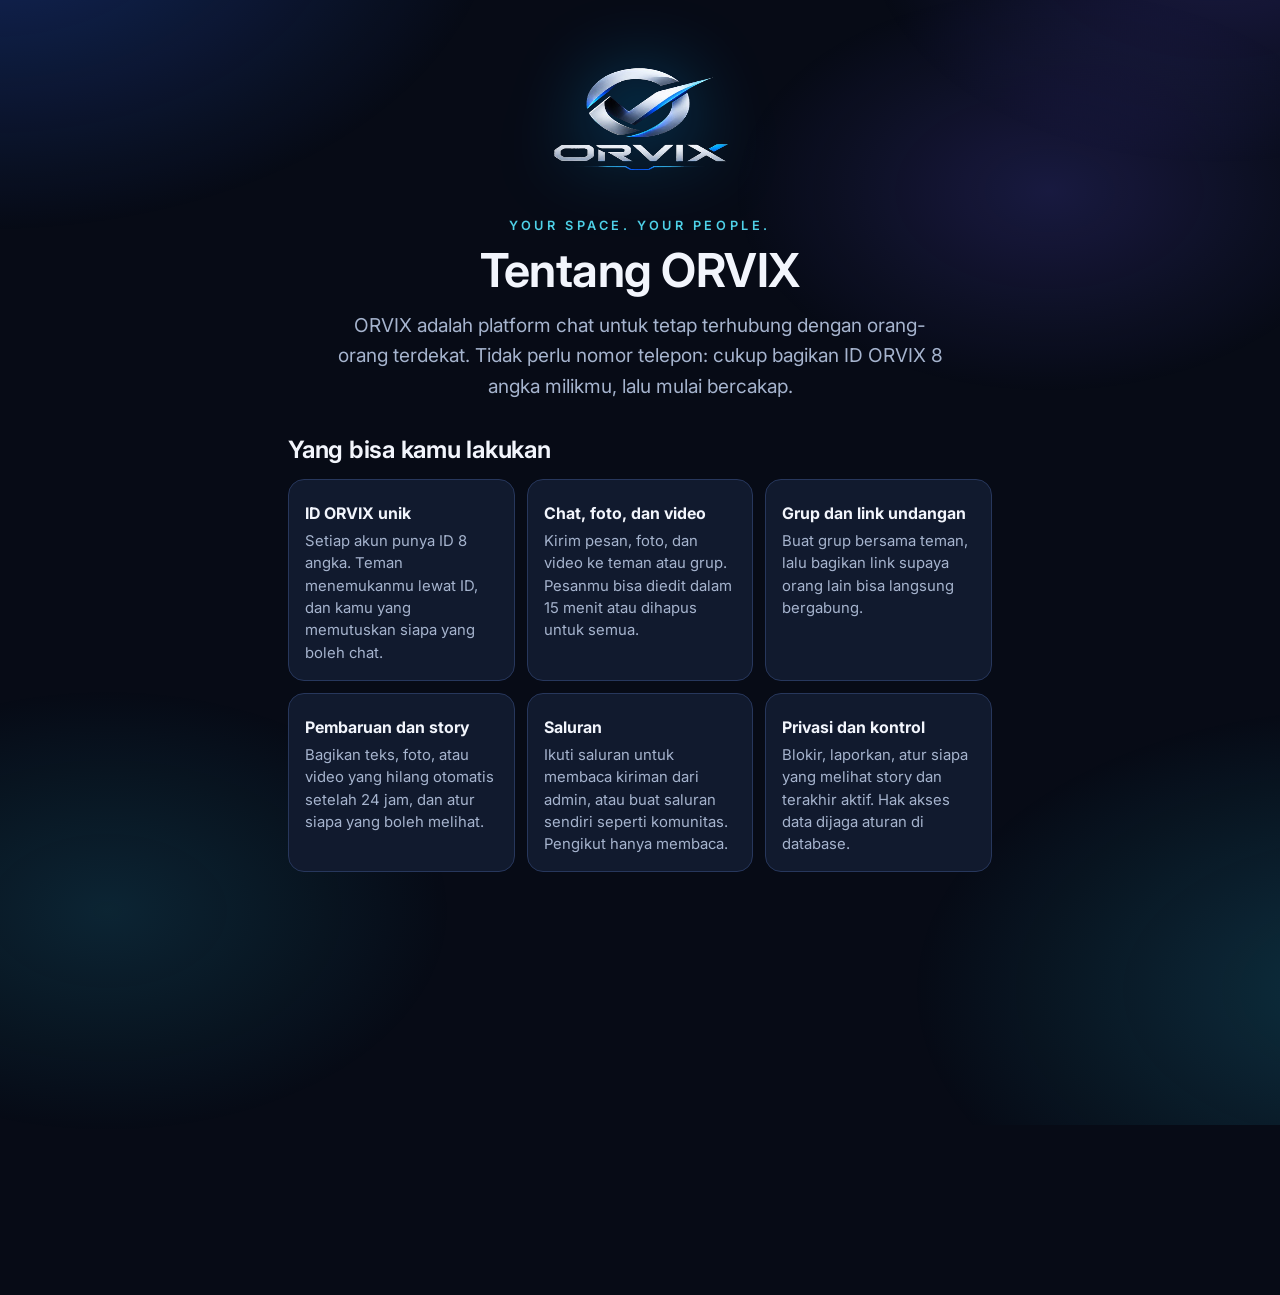
<file: about.html>
<!doctype html><html lang="id"><head><meta charset="utf-8"><script>try{var t=localStorage.getItem("orvix:theme");if(t==="brutal"||t==="glass")document.documentElement.dataset.theme=t}catch(e){}</script><meta name="viewport" content="width=device-width,initial-scale=1,viewport-fit=cover"><meta name="theme-color" content="#05070B"><link rel="icon" href="/assets/favicon.svg" type="image/svg+xml"><link rel="preconnect" href="https://fonts.googleapis.com"><link rel="preconnect" href="https://fonts.gstatic.com" crossorigin><link rel="stylesheet" href="https://fonts.googleapis.com/css2?family=Inter:wght@400;500;600;700&display=swap"><link rel="stylesheet" href="/css/style.css"><link rel="stylesheet" href="/css/identity.css"><link rel="stylesheet" href="https://fonts.googleapis.com/css2?family=Unbounded:wght@600;800&display=swap" media="print" onload="this.media='all'"><title>Tentang ORVIX</title><meta name="description" content="Kenali ORVIX: platform chat dengan ID unik, grup, story, dan saluran."><link rel="stylesheet" href="/css/responsive.css"><link rel="manifest" href="/manifest.webmanifest"><link rel="apple-touch-icon" href="/assets/apple-touch-icon.png"><meta name="mobile-web-app-capable" content="yes"><meta name="apple-mobile-web-app-capable" content="yes"><meta name="apple-mobile-web-app-title" content="ORVIX"><meta name="apple-mobile-web-app-status-bar-style" content="black-translucent"><script type="module" src="/js/pwa.js"></script></head>
<body><main class="abt">
<img class="hero-logo" src="/assets/logo.png" alt="ORVIX" width="180" height="180">
<p class="tag">YOUR SPACE. YOUR PEOPLE.</p>
<h1>Tentang ORVIX</h1>
<p class="lead">ORVIX adalah platform chat untuk tetap terhubung dengan orang-orang terdekat. Tidak perlu nomor telepon: cukup bagikan ID ORVIX 8 angka milikmu, lalu mulai bercakap.</p>
<h2>Yang bisa kamu lakukan</h2>
<div class="agrid">
<div class="acard"><b>ID ORVIX unik</b><p>Setiap akun punya ID 8 angka. Teman menemukanmu lewat ID, dan kamu yang memutuskan siapa yang boleh chat.</p></div>
<div class="acard"><b>Chat, foto, dan video</b><p>Kirim pesan, foto, dan video ke teman atau grup. Pesanmu bisa diedit dalam 15 menit atau dihapus untuk semua.</p></div>
<div class="acard"><b>Grup dan link undangan</b><p>Buat grup bersama teman, lalu bagikan link supaya orang lain bisa langsung bergabung.</p></div>
<div class="acard"><b>Pembaruan dan story</b><p>Bagikan teks, foto, atau video yang hilang otomatis setelah 24 jam, dan atur siapa yang boleh melihat.</p></div>
<div class="acard"><b>Saluran</b><p>Ikuti saluran untuk membaca kiriman dari admin, atau buat saluran sendiri seperti komunitas. Pengikut hanya membaca.</p></div>
<div class="acard"><b>Privasi dan kontrol</b><p>Blokir, laporkan, atur siapa yang melihat story dan terakhir aktif. Hak akses data dijaga aturan di database.</p></div>
</div>
<h2>Segera hadir</h2>
<div class="acard soonc"><b>Panggilan suara dan video</b><span class="pill">Segera hadir</span><p>Kami sedang menyiapkannya. Kamu akan melihatnya di tab Panggilan setelah aktif.</p></div>
<div class="col" style="margin-top:28px"><a class="btn primary block" href="/">MASUK / DAFTAR</a><a class="btn block" href="/privacy">Kebijakan privasi</a></div>
<p class="foot"><a href="/terms">Syarat</a> &nbsp;·&nbsp; <a href="/privacy">Privasi</a><br>© <span id="yr"></span> ORVIX</p>
</main><script>document.getElementById('yr').textContent=new Date().getFullYear()</script></body></html>
</file>
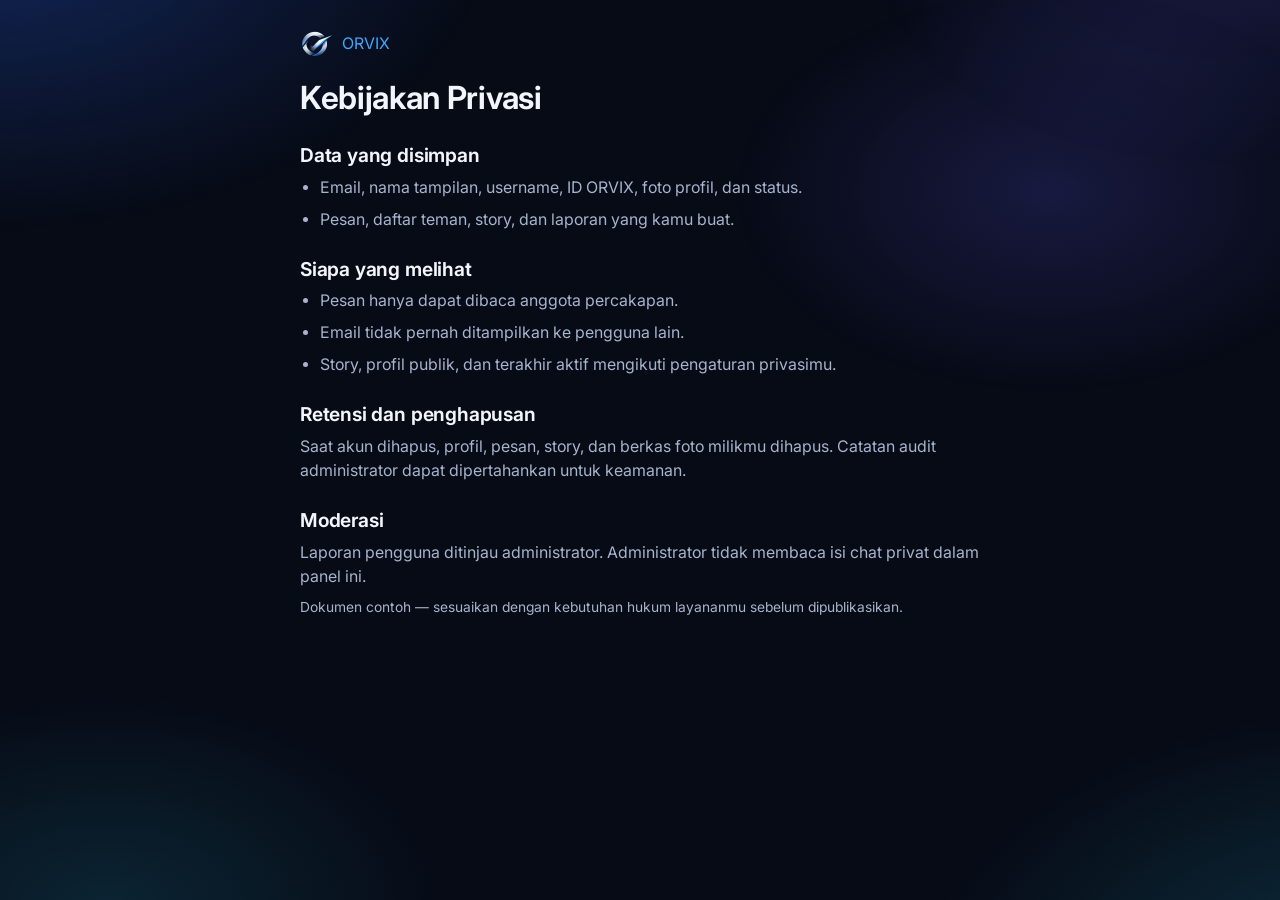
<file: privacy.html>
<!doctype html><html lang="id"><head><meta charset="utf-8"><script>try{var t=localStorage.getItem("orvix:theme");if(t==="brutal"||t==="glass")document.documentElement.dataset.theme=t}catch(e){}</script><meta name="viewport" content="width=device-width,initial-scale=1,viewport-fit=cover"><meta name="theme-color" content="#05070B"><link rel="icon" href="/assets/favicon.svg" type="image/svg+xml"><link rel="preconnect" href="https://fonts.googleapis.com"><link rel="preconnect" href="https://fonts.gstatic.com" crossorigin><link rel="stylesheet" href="https://fonts.googleapis.com/css2?family=Inter:wght@400;500;600;700&display=swap"><link rel="stylesheet" href="/css/style.css"><link rel="stylesheet" href="/css/identity.css"><link rel="stylesheet" href="https://fonts.googleapis.com/css2?family=Unbounded:wght@600;800&display=swap" media="print" onload="this.media='all'"><title>Kebijakan Privasi — ORVIX</title><link rel="stylesheet" href="/css/responsive.css"><link rel="manifest" href="/manifest.webmanifest"><link rel="apple-touch-icon" href="/assets/apple-touch-icon.png"><meta name="mobile-web-app-capable" content="yes"><meta name="apple-mobile-web-app-capable" content="yes"><meta name="apple-mobile-web-app-title" content="ORVIX"><meta name="apple-mobile-web-app-status-bar-style" content="black-translucent"><script type="module" src="/js/pwa.js"></script></head><body><main class="legal"><a href="index.html" class="row gap" style="margin-bottom:18px"><img src="/assets/mark.png" width="32" height="32" alt="ORVIX"> ORVIX</a><h1>Kebijakan Privasi</h1><h2>Data yang disimpan</h2><ul><li>Email, nama tampilan, username, ID ORVIX, foto profil, dan status.</li><li>Pesan, daftar teman, story, dan laporan yang kamu buat.</li></ul><h2>Siapa yang melihat</h2><ul><li>Pesan hanya dapat dibaca anggota percakapan.</li><li>Email tidak pernah ditampilkan ke pengguna lain.</li><li>Story, profil publik, dan terakhir aktif mengikuti pengaturan privasimu.</li></ul><h2>Retensi dan penghapusan</h2><p>Saat akun dihapus, profil, pesan, story, dan berkas foto milikmu dihapus. Catatan audit administrator dapat dipertahankan untuk keamanan.</p><h2>Moderasi</h2><p>Laporan pengguna ditinjau administrator. Administrator tidak membaca isi chat privat dalam panel ini.</p><p class="dim">Dokumen contoh — sesuaikan dengan kebutuhan hukum layananmu sebelum dipublikasikan.</p></main></body></html>
</file>
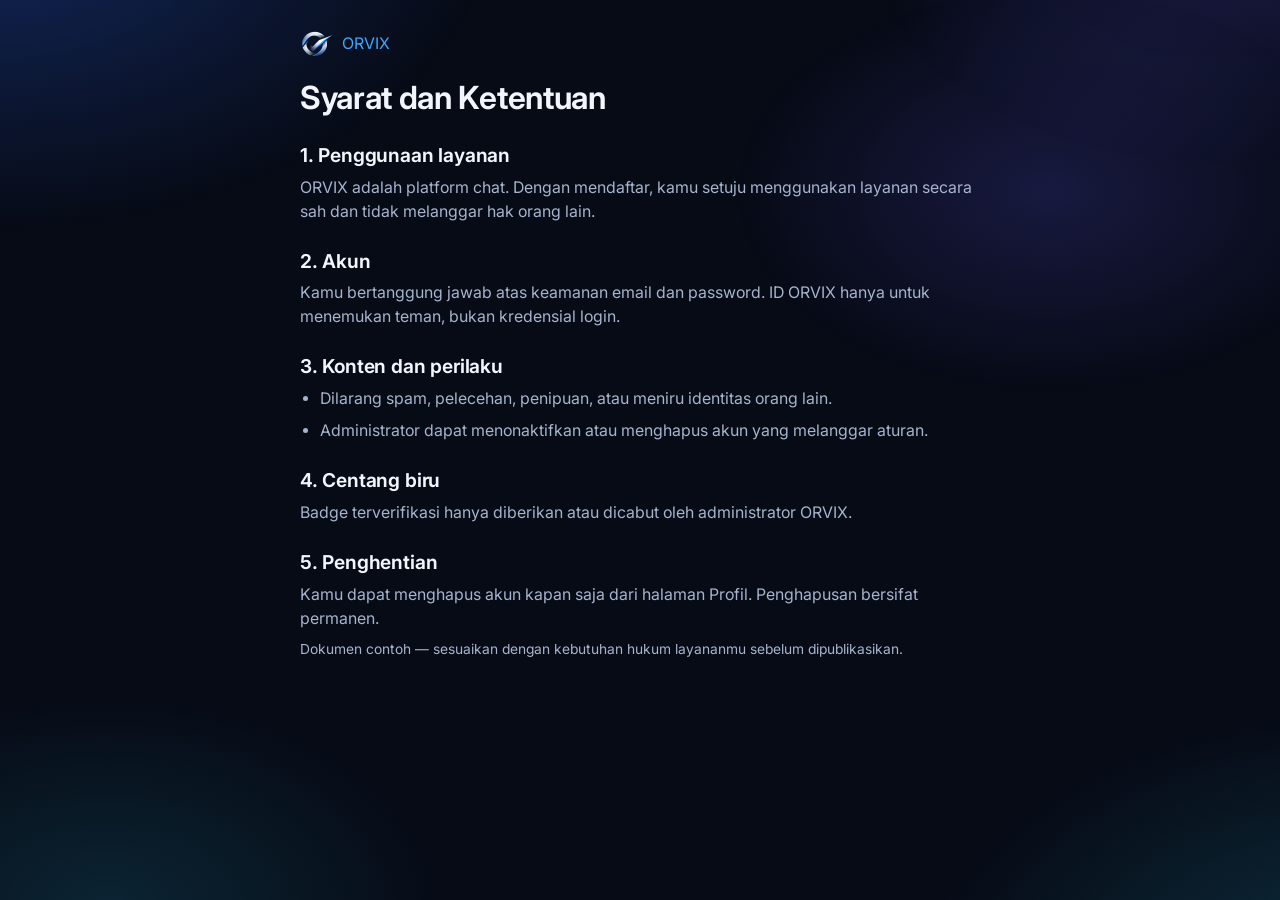
<file: terms.html>
<!doctype html><html lang="id"><head><meta charset="utf-8"><script>try{var t=localStorage.getItem("orvix:theme");if(t==="brutal"||t==="glass")document.documentElement.dataset.theme=t}catch(e){}</script><meta name="viewport" content="width=device-width,initial-scale=1,viewport-fit=cover"><meta name="theme-color" content="#05070B"><link rel="icon" href="/assets/favicon.svg" type="image/svg+xml"><link rel="preconnect" href="https://fonts.googleapis.com"><link rel="preconnect" href="https://fonts.gstatic.com" crossorigin><link rel="stylesheet" href="https://fonts.googleapis.com/css2?family=Inter:wght@400;500;600;700&display=swap"><link rel="stylesheet" href="/css/style.css"><link rel="stylesheet" href="/css/identity.css"><link rel="stylesheet" href="https://fonts.googleapis.com/css2?family=Unbounded:wght@600;800&display=swap" media="print" onload="this.media='all'"><title>Syarat dan Ketentuan — ORVIX</title><link rel="stylesheet" href="/css/responsive.css"><link rel="manifest" href="/manifest.webmanifest"><link rel="apple-touch-icon" href="/assets/apple-touch-icon.png"><meta name="mobile-web-app-capable" content="yes"><meta name="apple-mobile-web-app-capable" content="yes"><meta name="apple-mobile-web-app-title" content="ORVIX"><meta name="apple-mobile-web-app-status-bar-style" content="black-translucent"><script type="module" src="/js/pwa.js"></script></head><body><main class="legal"><a href="index.html" class="row gap" style="margin-bottom:18px"><img src="/assets/mark.png" width="32" height="32" alt="ORVIX"> ORVIX</a><h1>Syarat dan Ketentuan</h1><h2>1. Penggunaan layanan</h2><p>ORVIX adalah platform chat. Dengan mendaftar, kamu setuju menggunakan layanan secara sah dan tidak melanggar hak orang lain.</p><h2>2. Akun</h2><p>Kamu bertanggung jawab atas keamanan email dan password. ID ORVIX hanya untuk menemukan teman, bukan kredensial login.</p><h2>3. Konten dan perilaku</h2><ul><li>Dilarang spam, pelecehan, penipuan, atau meniru identitas orang lain.</li><li>Administrator dapat menonaktifkan atau menghapus akun yang melanggar aturan.</li></ul><h2>4. Centang biru</h2><p>Badge terverifikasi hanya diberikan atau dicabut oleh administrator ORVIX.</p><h2>5. Penghentian</h2><p>Kamu dapat menghapus akun kapan saja dari halaman Profil. Penghapusan bersifat permanen.</p><p class="dim">Dokumen contoh — sesuaikan dengan kebutuhan hukum layananmu sebelum dipublikasikan.</p></main></body></html>
</file>
<file: css/style.css>
:root{--bg:#05070B;--bg2:#090D14;--s1:#10151F;--s2:#151C29;--s3:#1B2433;--bd:#283548;--bda:#3D75FF;--tx:#F4F7FC;--tx2:#9AA8BC;--tx3:#68778D;--blue:#1769FF;--neon:#00A8FF;--cyan:#32D9FF;--silver:#D7E0ED;--white:#F8FAFF;--danger:#FF4D64;--ok:#35D49A;--grad:linear-gradient(115deg,#1769FF 0%,#00A8FF 55%,#32D9FF 100%);--r:14px;--sb:env(safe-area-inset-bottom,0px);--st:env(safe-area-inset-top,0px);color-scheme:dark}
*{box-sizing:border-box;margin:0;-webkit-tap-highlight-color:transparent}
html,body{height:100%}
body{background:var(--bg);color:var(--tx);font:.9375rem/1.5 Inter,system-ui,-apple-system,"Segoe UI",Roboto,sans-serif;overflow-x:hidden}
body.noscroll{overflow:hidden}
a{color:var(--neon);text-decoration:none}
button,input,select,textarea{font:inherit;color:inherit}
button{cursor:pointer;background:none;border:0}
:focus-visible{outline:2px solid var(--cyan);outline-offset:2px;border-radius:8px}
h1,h2,h3{font-weight:650;letter-spacing:-.01em;line-height:1.25}
.muted{color:var(--tx2)}.dim{color:var(--tx3);font-size:0.8125rem}.sm{font-size:0.8125rem}
.ic{flex:none;display:block}
.row{display:flex;align-items:center}.row.end{justify-content:flex-end}.gap{gap:10px}.between{justify-content:space-between}.grow{flex:1;min-width:0}
.col{display:flex;flex-direction:column;gap:12px}
.hide{display:none!important}
.ell{overflow:hidden;text-overflow:ellipsis;white-space:nowrap}
.nm{display:inline-flex;align-items:center;gap:5px;max-width:100%;vertical-align:middle}
.vbadge{flex:none;filter:drop-shadow(0 0 4px rgba(0,168,255,.45))}
.av{position:relative;flex:none;display:inline-grid;place-items:center;border-radius:50%;background:linear-gradient(145deg,var(--s3),var(--s1));border:1px solid var(--bd);color:var(--silver);font-weight:600;overflow:hidden}
.av img{position:absolute;inset:0;width:100%;height:100%;object-fit:cover}
/* tombol & form */
.btn{display:inline-flex;align-items:center;justify-content:center;gap:8px;min-height:44px;padding:0 20px;border-radius:12px;font-weight:600;border:1px solid var(--bd);background:var(--s2);transition:border-color .15s,transform .1s,box-shadow .15s}
.btn:hover{border-color:var(--bda)}.btn:active{transform:scale(.98)}
.btn.primary{background:var(--grad);border:0;color:#fff;box-shadow:0 6px 24px -6px rgba(0,168,255,.55);text-shadow:0 1px 2px rgba(0,0,0,.25)}
.btn.ghost{background:transparent}.btn.danger{background:rgba(255,77,100,.12);border-color:rgba(255,77,100,.5);color:var(--danger)}
.btn.sm{min-height:34px;padding:0 12px;font-size:0.8125rem;border-radius:10px}.btn.block{width:100%}
.btn:disabled{opacity:.55;cursor:not-allowed}
.ibtn{display:inline-grid;place-items:center;width:40px;height:40px;border-radius:12px;color:var(--silver);position:relative}
.ibtn:hover{background:var(--s2)}
.badge-n{position:absolute;top:2px;right:2px;min-width:18px;height:18px;padding:0 5px;border-radius:9px;background:var(--grad);color:#fff;font-size:max(0.6875rem,11px);font-weight:700;display:grid;place-items:center}
.spin{width:16px;height:16px;border-radius:50%;border:2px solid rgba(255,255,255,.35);border-top-color:#fff;animation:sp .7s linear infinite}
@keyframes sp{to{transform:rotate(360deg)}}
.field{display:flex;flex-direction:column;gap:6px;margin-bottom:14px}
.field label{font-size:0.8125rem;color:var(--tx2);font-weight:500}
.inp{width:100%;min-height:46px;padding:10px 14px;background:var(--s1);border:1px solid var(--bd);border-radius:12px;outline:none;transition:border-color .15s}
.inp:focus{border-color:var(--bda);box-shadow:0 0 0 3px rgba(61,117,255,.2)}
textarea.inp{resize:vertical;min-height:80px}
.pw{position:relative}.pw .inp{padding-right:48px}.pw button{position:absolute;right:4px;top:3px;color:var(--tx2)}
.hint{font-size:0.75rem;color:var(--tx3)}.err{color:var(--danger);font-size:0.8125rem;min-height:18px}.ok{color:var(--ok)}
.alert{padding:12px 14px;border-radius:12px;border:1px solid var(--bd);background:var(--s1);font-size:0.875rem;color:var(--tx2)}
.alert.warn{border-color:rgba(255,77,100,.4);background:rgba(255,77,100,.08);color:#ffb3be}
.alert.info{border-color:rgba(0,168,255,.4);background:rgba(0,168,255,.08);color:var(--silver)}
.card{background:var(--s1);border:1px solid var(--bd);border-radius:var(--r);padding:16px}
.switch{position:relative;width:46px;height:26px;border-radius:13px;background:var(--s3);border:1px solid var(--bd);flex:none;transition:.2s}
.switch::after{content:"";position:absolute;top:3px;left:3px;width:18px;height:18px;border-radius:50%;background:var(--silver);transition:.2s}
.switch[aria-checked=true]{background:var(--blue);border-color:var(--neon)}.switch[aria-checked=true]::after{left:23px;background:#fff}
/* toast & modal */
#toasts{position:fixed;left:50%;transform:translateX(-50%);bottom:calc(84px + var(--sb));z-index:200;display:flex;flex-direction:column;gap:8px;width:min(92vw,420px);pointer-events:none}
.toast{padding:12px 16px;border-radius:12px;background:var(--s3);border:1px solid var(--bd);box-shadow:0 10px 30px rgba(0,0,0,.5);animation:up .25s;font-size:0.875rem}
.toast.success{border-color:var(--ok)}.toast.error{border-color:var(--danger)}.toast.out{opacity:0;transition:.25s}
@keyframes up{from{transform:translateY(10px);opacity:0}}
.modal-back{position:fixed;inset:0;z-index:100;background:rgba(2,4,8,.72);backdrop-filter:blur(4px);display:grid;place-items:center;padding:16px}
.modal-back.sheet{align-items:end}
.modal{width:min(100%,440px);max-height:88dvh;display:flex;flex-direction:column;background:var(--s3);border:1px solid var(--bd);border-radius:18px;box-shadow:0 30px 80px rgba(0,0,0,.6);animation:up .2s}
.modal.wide{width:min(100%,640px)}
.modal-h{display:flex;align-items:center;justify-content:space-between;padding:14px 12px 6px 20px}.modal-h h2{font-size:1.125rem}
.modal-b{padding:10px 20px 20px;overflow:auto}
/* layout aplikasi */
.app{display:flex;min-height:100dvh}
.side{display:none}
.bottom{position:fixed;left:0;right:0;bottom:0;z-index:50;display:flex;background:rgba(9,13,20,.94);backdrop-filter:blur(14px);border-top:1px solid var(--bd);padding-bottom:var(--sb)}
.bottom a,.side a{flex:1;display:flex;flex-direction:column;align-items:center;gap:3px;padding:9px 0 8px;color:var(--tx3);font-size:max(0.6875rem,11px);font-weight:500;position:relative}
.bottom a.on,.side a.on{color:var(--neon)}
.bottom a.on::before{content:"";position:absolute;top:-1px;left:25%;right:25%;height:2px;background:var(--grad);box-shadow:0 0 10px var(--neon)}
.main{flex:1;min-width:0;height:100dvh;overflow-y:auto;padding-bottom:calc(66px + var(--sb))}
.page{max-width:720px;margin:0 auto;padding:calc(18px + var(--st)) 16px 28px}
.page>h1{font-size:1.5rem;margin-bottom:16px}
@media(min-width:900px){
 .side{display:flex;flex-direction:column;align-items:center;gap:22px;width:88px;padding:18px 0;background:var(--bg2);border-right:1px solid var(--bd);position:sticky;top:0;height:100dvh}
 .side nav{display:flex;flex-direction:column;gap:6px;width:100%}
 .side a{flex:none;padding:10px 0;margin:0 8px;border-radius:12px}.side a:hover{background:var(--s2)}
 .side a.on{background:var(--s2);box-shadow:inset 3px 0 0 var(--neon)}
 .side a.adm{margin-top:12px;color:var(--cyan)}
 .bottom{display:none}.main{padding-bottom:0}#toasts{bottom:24px}
}
/* chat */
.chat-layout{display:grid;grid-template-columns:1fr;height:100%}
.conv-pane{display:flex;flex-direction:column;min-height:0;height:100%;border-right:1px solid var(--bd);background:var(--bg)}
.thread-pane{display:none;flex-direction:column;min-height:0;height:100%;background:var(--bg2)}
.chat-layout.open .conv-pane{display:none}.chat-layout.open .thread-pane{display:flex}
body.in-conv .bottom{display:none}body.in-conv .main{padding-bottom:0}
@media(min-width:900px){.chat-layout{grid-template-columns:370px 1fr}.chat-layout.open .conv-pane,.thread-pane{display:flex}.thread-pane .back{display:none}}
.pane-head{display:flex;align-items:center;gap:8px;padding:calc(12px + var(--st)) 12px 8px 16px}.pane-head h1{font-size:1.375rem;flex:1}
.pane-head img{width:30px;height:30px}
.searchbar{position:relative;margin:4px 14px 10px}.searchbar .ic{position:absolute;left:13px;top:13px;color:var(--tx3)}.searchbar .inp{padding-left:42px;border-radius:24px}
.tabs{display:flex;gap:8px;padding:0 14px 10px;overflow-x:auto}
.tab{padding:7px 16px;border-radius:20px;border:1px solid var(--bd);color:var(--tx2);font-size:0.875rem;white-space:nowrap}
.tab[aria-selected=true]{background:var(--s3);border-color:var(--bda);color:var(--white)}
.list{flex:1;overflow-y:auto;padding:0 8px 90px}
.item{display:flex;align-items:center;gap:12px;width:100%;padding:10px;border-radius:14px;text-align:left}
.item:hover,.item.on{background:var(--s2)}
.item .t{display:flex;justify-content:space-between;gap:8px;font-weight:600}.item .p{color:var(--tx2);font-size:0.875rem}
.item .when{font-size:0.75rem;color:var(--tx3);font-weight:400;flex:none}
.unread{min-width:20px;height:20px;padding:0 6px;border-radius:10px;background:var(--grad);font-size:0.75rem;font-weight:700;display:grid;place-items:center;color:#fff}
.empty{text-align:center;padding:48px 24px;color:var(--tx2)}.empty .ic{margin:0 auto 12px;color:var(--tx3)}.empty h3{color:var(--tx);margin-bottom:6px}
.fab{position:absolute;right:18px;bottom:18px;width:54px;height:54px;border-radius:18px;background:var(--grad);color:#fff;display:grid;place-items:center;box-shadow:0 8px 28px -4px rgba(0,168,255,.6)}
.conv-pane{position:relative}
body:not(.in-conv) .fab{bottom:calc(82px + var(--sb))}
@media(min-width:900px){.fab{bottom:20px!important}}
.thead{display:flex;align-items:center;gap:10px;padding:calc(10px + var(--st)) 10px 10px 6px;border-bottom:1px solid var(--bd);background:var(--s1)}
.thead .sub{font-size:0.75rem;color:var(--tx3)}
.msgs{flex:1;overflow-y:auto;padding:14px 14px 8px;display:flex;flex-direction:column;gap:4px}
.day{align-self:center;margin:10px 0 6px;padding:3px 12px;border-radius:12px;background:var(--s2);color:var(--tx3);font-size:0.75rem}
.msg{max-width:min(78%,520px);padding:8px 12px 6px;border-radius:16px;background:var(--s3);border:1px solid var(--bd);word-wrap:break-word;overflow-wrap:anywhere;white-space:pre-wrap;text-align:left}
.msg.in{align-self:flex-start;border-bottom-left-radius:5px}
.msg.out{align-self:flex-end;border-bottom-right-radius:5px;background:linear-gradient(135deg,#123a8f,#0b5d9e);border-color:#1f5fc9}
.msg .who{font-size:0.75rem;font-weight:600;color:var(--cyan);margin-bottom:2px}
.msg .meta{display:block;text-align:right;font-size:max(0.6875rem,11px);color:rgba(244,247,252,.55);margin-top:2px;white-space:normal}
.msg.gone{font-style:italic;color:var(--tx3);background:transparent}
.msg.failed{border-color:var(--danger)}.msg.sending{opacity:.65}
.composer{display:flex;align-items:flex-end;gap:8px;padding:10px 12px calc(10px + var(--sb));border-top:1px solid var(--bd);background:var(--s1)}
.composer textarea{flex:1;max-height:140px;min-height:44px;resize:none;border-radius:22px;padding:10px 16px}
.send{width:46px;height:46px;border-radius:50%;background:var(--grad);color:#fff;display:grid;place-items:center;flex:none}
.send:disabled{opacity:.4}
.older{align-self:center;margin-bottom:6px}
/* profil */
/* (cover/banner: lihat bagian "Banner profil" di akhir berkas) */
.pcard{border:1px solid var(--bd);border-radius:var(--r);background:var(--s1);text-align:center;padding-bottom:18px;margin-bottom:22px}
.pid{font-variant-numeric:tabular-nums;letter-spacing:.06em;color:var(--silver);display:inline-flex;gap:8px;align-items:center}
.sec{font-size:0.75rem;font-weight:600;color:var(--tx3);letter-spacing:.06em;text-transform:uppercase;margin:22px 4px 8px}
.setrow{display:flex;align-items:center;gap:14px;width:100%;padding:14px 16px;border:1px solid var(--bd);border-radius:var(--r);background:var(--s1);margin-bottom:8px;text-align:left}
.setrow:hover{border-color:var(--bda)}.setrow .ic:first-child{color:var(--neon)}.setrow.danger{border-color:rgba(255,77,100,.4);background:rgba(255,77,100,.06)}.setrow.danger .ic:first-child{color:var(--danger)}
.setrow b{display:block;font-weight:600}.setrow small{color:var(--tx2);font-size:0.8125rem}
/* story */
.stories{display:flex;gap:14px;overflow-x:auto;padding:4px 2px 12px}
.sbtn{display:flex;flex-direction:column;align-items:center;gap:6px;width:72px;flex:none;font-size:0.75rem;color:var(--tx2)}
.ring{padding:3px;border-radius:50%;background:var(--grad)}.ring.seen{background:var(--bd)}.ring.none{background:transparent;border:1px dashed var(--bd)}
.ring .av{border:2px solid var(--bg)}
.viewer{position:fixed;inset:0;z-index:150;background:#000;display:flex;flex-direction:column;align-items:center}
.viewer .stage{flex:1;width:min(100%,480px);position:relative;display:grid;place-items:center;text-align:center;padding:60px 28px;font-size:1.5rem;font-weight:600;line-height:1.35;overflow:hidden}
.viewer .stage img{position:absolute;inset:0;width:100%;height:100%;object-fit:contain}
.viewer .cap{position:relative;text-shadow:0 2px 12px #000;white-space:pre-wrap;overflow-wrap:anywhere}
.bars{position:absolute;top:calc(10px + var(--st));left:12px;right:12px;display:flex;gap:4px;z-index:2}
.bars i{flex:1;height:3px;border-radius:2px;background:rgba(255,255,255,.3);overflow:hidden}.bars i b{display:block;height:100%;width:0;background:#fff}
.vtop{position:absolute;top:calc(24px + var(--st));left:12px;right:12px;z-index:3;display:flex;align-items:center;gap:10px;text-shadow:0 1px 6px #000}
.vtap{position:absolute;top:70px;bottom:70px;width:35%;z-index:2}.vtap.l{left:0}.vtap.r{right:0}
.vfoot{position:absolute;bottom:calc(14px + var(--sb));left:0;right:0;z-index:3;display:flex;justify-content:center;gap:10px}
.sbg0{background:linear-gradient(135deg,#0a2a6b,#1769FF)}.sbg1{background:linear-gradient(135deg,#05070B,#1B2433)}.sbg2{background:linear-gradient(135deg,#006b9e,#32D9FF)}.sbg3{background:linear-gradient(135deg,#1B2433,#3D75FF)}.sbg4{background:linear-gradient(135deg,#0b3d3a,#35D49A)}.sbg5{background:linear-gradient(135deg,#4a1220,#FF4D64)}
.swatches{display:flex;gap:8px;margin-bottom:14px}.swatches button{width:34px;height:34px;border-radius:50%;border:2px solid transparent}.swatches button[aria-pressed=true]{border-color:#fff}
/* landing */
.land{min-height:100dvh;display:flex;flex-direction:column;align-items:center;padding:calc(32px + var(--st)) 20px 24px;position:relative;overflow:hidden;background:radial-gradient(ellipse at 50% 18%,rgba(23,105,255,.22),transparent 55%),var(--bg)}
.land::before{content:"";position:absolute;inset:0;background-image:linear-gradient(rgba(61,117,255,.09) 1px,transparent 1px),linear-gradient(90deg,rgba(61,117,255,.09) 1px,transparent 1px);background-size:44px 44px;-webkit-mask-image:radial-gradient(ellipse at 50% 30%,#000 10%,transparent 70%);mask-image:radial-gradient(ellipse at 50% 30%,#000 10%,transparent 70%)}
.land>*{position:relative;max-width:560px;width:100%}
.hero-logo{width:min(64vw,260px);margin:0 auto;display:block;filter:drop-shadow(0 0 36px rgba(0,168,255,.45));animation:fl 6s ease-in-out infinite}
@keyframes fl{50%{transform:translateY(-6px)}}
.tag{text-align:center;font-size:0.75rem;letter-spacing:.28em;color:var(--cyan);font-weight:600;margin-top:4px}
.land h1{text-align:center;font-size:clamp(26px,6vw,34px);margin:10px 0 10px}
.land .lead{text-align:center;color:var(--tx2);margin-bottom:24px}
.feats{display:grid;grid-template-columns:1fr 1fr;gap:10px;margin:26px 0}
.feat{display:flex;gap:10px;align-items:center;padding:14px;border:1px solid var(--bd);border-radius:var(--r);background:rgba(16,21,31,.8);font-size:0.875rem}.feat .ic{color:var(--neon)}
.foot{margin-top:auto;padding-top:20px;text-align:center;font-size:0.8125rem;color:var(--tx3)}.foot a{color:var(--tx2);text-decoration:underline}
@media(prefers-reduced-motion:reduce){*,*::before,*::after{animation:none!important;transition:none!important}}
/* admin */
.adm-wrap{display:flex;min-height:100dvh;flex-direction:column}
.adm-side{background:var(--bg2);border-bottom:1px solid var(--bd);display:flex;align-items:center;gap:6px;overflow-x:auto;padding:calc(8px + var(--st)) 10px 8px}
.adm-side .brand{display:flex;align-items:center;gap:8px;font-weight:700;margin-right:8px;flex:none}.adm-side .brand img{width:30px}
.adm-side button,.adm-side a.back{display:flex;align-items:center;gap:8px;padding:9px 14px;border-radius:10px;color:var(--tx2);white-space:nowrap;font-weight:500}
.adm-side button[aria-current=true]{background:var(--s3);color:var(--white);box-shadow:inset 0 -2px 0 var(--neon)}
.adm-main{flex:1;padding:18px 16px 40px;max-width:1100px;width:100%;margin:0 auto}
.stats{display:grid;grid-template-columns:repeat(auto-fit,minmax(150px,1fr));gap:12px;margin-bottom:20px}
.stat{padding:16px;border:1px solid var(--bd);border-radius:var(--r);background:var(--s1)}.stat b{display:block;font-size:1.75rem;font-variant-numeric:tabular-nums}.stat span{color:var(--tx2);font-size:0.8125rem}
.tbl{display:flex;flex-direction:column;border:1px solid var(--bd);border-radius:var(--r);overflow:hidden}
.tr{display:flex;align-items:center;gap:12px;padding:12px 14px;border-bottom:1px solid var(--bd);background:var(--s1);flex-wrap:wrap}.tr:last-child{border:0}
.pill{display:inline-block;padding:2px 10px;border-radius:10px;font-size:0.75rem;border:1px solid var(--bd);color:var(--tx2)}.pill.bad{color:var(--danger);border-color:rgba(255,77,100,.5)}.pill.good{color:var(--ok);border-color:rgba(53,212,154,.5)}
@media(min-width:900px){.adm-wrap{flex-direction:row}.adm-side{flex-direction:column;align-items:stretch;width:230px;border-bottom:0;border-right:1px solid var(--bd);padding:20px 12px;position:sticky;top:0;height:100dvh;overflow:visible}.adm-side .brand{margin-bottom:14px}}
.legal{max-width:720px;margin:0 auto;padding:calc(28px + var(--st)) 20px 60px}.legal h2{margin:26px 0 8px;font-size:1.125rem}.legal p,.legal li{color:var(--tx2);margin-bottom:8px}.legal ul{padding-left:20px}

/* ===== v2: tampilan modern, transisi halaman, skeleton ===== */
@view-transition{navigation:auto}
::view-transition-old(root){animation:vt-out .14s ease both}::view-transition-new(root){animation:vt-in .22s ease both}
@keyframes vt-out{to{opacity:0}}@keyframes vt-in{from{opacity:0;transform:translateY(6px)}}
.bottom{view-transition-name:bnav;background:rgba(9,13,20,.82);backdrop-filter:blur(18px) saturate(1.4)}.side{view-transition-name:snav}
.bottom a.on .ic,.side a.on .ic{filter:drop-shadow(0 0 6px rgba(0,168,255,.7))}
.skel-list{display:grid;gap:12px}.skel-list i{height:76px;border-radius:16px;background:linear-gradient(100deg,var(--s1) 30%,var(--s2) 50%,var(--s1) 70%) 0 0/200% 100%;animation:shim 1.2s linear infinite}
@keyframes shim{to{background-position:-200% 0}}
.modal-back.sheet{padding:0}.modal-back.sheet .modal{width:min(100%,520px);border-bottom-left-radius:0;border-bottom-right-radius:0;padding-bottom:var(--sb);animation:sheet .26s cubic-bezier(.2,.9,.3,1)}
@keyframes sheet{from{transform:translateY(40px);opacity:0}}
.viewer~.modal-back{z-index:200}
/* pembaruan */
.shead{display:flex;align-items:flex-end;justify-content:space-between;gap:12px;margin-bottom:12px}.shead h2{font-size:1.25rem}
.live{display:inline-flex;align-items:center;gap:7px;padding:5px 11px;border-radius:20px;background:var(--s1);border:1px solid var(--bd);font-size:0.75rem;font-weight:600;color:var(--tx3)}
.live i{width:8px;height:8px;border-radius:50%;background:var(--tx3)}
.live.on{color:var(--ok);border-color:rgba(53,212,154,.35);background:rgba(53,212,154,.08)}.live.on i{background:var(--ok);animation:pulse 1.8s infinite}
@keyframes pulse{0%{box-shadow:0 0 0 0 rgba(53,212,154,.6)}70%,100%{box-shadow:0 0 0 7px rgba(53,212,154,0)}}
.srail{display:flex;gap:12px;overflow-x:auto;padding:4px 2px 16px;scroll-snap-type:x proximity;scrollbar-width:none}.srail::-webkit-scrollbar{display:none}
.scard{position:relative;flex:none;width:118px;height:190px;border-radius:20px;overflow:hidden;scroll-snap-align:start;background-color:var(--s2);border:1px solid var(--bd);text-align:left;color:#fff;isolation:isolate;transition:transform .18s,box-shadow .18s,border-color .18s,opacity .18s}
.scard:hover{transform:translateY(-3px);box-shadow:0 14px 34px -14px rgba(0,168,255,.55);border-color:var(--bda)}.scard:active{transform:scale(.97)}
.scard>img{position:absolute;inset:0;width:100%;height:100%;object-fit:cover;z-index:-2}
.scard .sk{position:absolute;inset:0;z-index:-2;background:linear-gradient(100deg,var(--s2) 30%,var(--s3) 50%,var(--s2) 70%) 0 0/200% 100%;animation:shim 1.2s linear infinite}
.sc-shade{position:absolute;inset:0;z-index:-1;background:linear-gradient(180deg,rgba(0,0,0,.35),transparent 38%,rgba(0,0,0,.72))}
.sc-txt{position:absolute;inset:50px 12px 56px;display:grid;place-items:center;text-align:center;font-weight:650;font-size:0.875rem;line-height:1.3;overflow:hidden;z-index:-1;text-shadow:0 2px 8px rgba(0,0,0,.4);overflow-wrap:anywhere}
.sc-av{position:absolute;top:10px;left:10px}.sc-av.ring{padding:2px}
.sc-n{position:absolute;top:12px;right:10px;min-width:22px;height:22px;padding:0 6px;border-radius:11px;background:rgba(0,0,0,.45);backdrop-filter:blur(6px);font-size:0.75rem;font-weight:700;display:grid;place-items:center}
.sc-plus{position:absolute;right:8px;bottom:8px;width:30px;height:30px;border-radius:50%;display:grid;place-items:center;background:var(--grad);border:2px solid rgba(0,0,0,.35)}
.sc-meta{position:absolute;left:10px;right:44px;bottom:10px;display:flex;flex-direction:column}.sc-meta b{font-size:0.8125rem}.sc-meta small{font-size:max(0.6875rem,11px);opacity:.8}
.scard.seen{opacity:.8}.scard.seen:hover{opacity:1}
.scard.add{display:flex;flex-direction:column;align-items:center;justify-content:center;gap:8px;text-align:center;border-style:dashed;background:radial-gradient(circle at 50% 30%,rgba(23,105,255,.3),transparent 70%),var(--s1);color:var(--tx)}
.add-ic{width:54px;height:54px;border-radius:50%;display:grid;place-items:center;color:#fff;background:var(--grad);box-shadow:0 8px 24px -6px rgba(0,168,255,.7)}
.scard.add b{font-size:0.8125rem}.scard.add small{color:var(--tx2);font-size:max(0.6875rem,11px)}
.sempty{display:flex;flex-direction:column;align-items:center;gap:8px;text-align:center;padding:30px 20px;margin-top:4px;border-radius:20px;border:1px solid var(--bd);background:radial-gradient(ellipse at 50% 0,rgba(23,105,255,.16),transparent 70%),var(--s1);color:var(--tx2)}
.sempty .ic{color:var(--neon)}.sempty h3{color:var(--tx)}
.ssec{font-size:1rem;margin:26px 2px 10px}.soon{display:flex;gap:14px;align-items:flex-start;border-radius:18px}.soon .ic{color:var(--neon);margin-top:2px}
.sfab{position:fixed;right:18px;bottom:calc(84px + var(--sb));width:56px;height:56px;border-radius:18px;background:var(--grad);color:#fff;display:grid;place-items:center;box-shadow:0 14px 34px -8px rgba(0,168,255,.7);z-index:40;transition:transform .15s}
.sfab:active{transform:scale(.92)}body.noscroll .sfab{display:none}@media(min-width:900px){.sfab{bottom:24px;right:28px}}
/* penampil story */
.viewer{animation:vin .2s ease}@keyframes vin{from{opacity:0;transform:scale(.97)}}
.viewer .stage{touch-action:none;user-select:none;-webkit-user-select:none;transition:transform .2s,opacity .2s}
@media(min-width:600px){.viewer .stage{flex:none;height:min(calc(100dvh - 32px),860px);margin:auto;border-radius:22px}}
.vblur{position:absolute;inset:-30px;background-size:cover;background-position:center;filter:blur(36px) brightness(.55);z-index:0}
.viewer .stage img{z-index:1}.vshade{position:absolute;inset:0;pointer-events:none;z-index:1;background:linear-gradient(180deg,rgba(0,0,0,.5),transparent 22%,transparent 70%,rgba(0,0,0,.55))}
.stage[class*=sbg]::after{content:"";position:absolute;inset:0;pointer-events:none;background:radial-gradient(circle at 18% 12%,rgba(255,255,255,.2),transparent 45%)}
.viewer .cap{z-index:2}.viewer .cap.on-img{position:absolute;left:16px;right:16px;bottom:calc(84px + var(--sb));font-size:1.062rem;font-weight:500;text-align:left;background:rgba(0,0,0,.5);backdrop-filter:blur(10px);padding:10px 14px;border-radius:14px}
.bars{z-index:3}.bars i b.run{animation:fill 5s linear forwards}.bars i b.full{width:100%}.viewer.paused .bars b.run{animation-play-state:paused}
@keyframes fill{to{width:100%}}.vtop,.vfoot{z-index:4}.vtap{z-index:3}
.btn.glass{background:rgba(0,0,0,.45);backdrop-filter:blur(10px);border-color:rgba(255,255,255,.18);color:#fff}.btn.glass.danger{color:#ff8191}
.spin.big{width:34px;height:34px;border-width:3px;z-index:2}
.vrow{display:flex;align-items:center;gap:12px;padding:8px 2px}
/* komposer story */
.modal.scmp{background:linear-gradient(180deg,var(--s3),var(--s2));border-top-left-radius:26px;border-top-right-radius:26px}
.seg{position:relative;display:grid;grid-template-columns:1fr 1fr;background:var(--s1);border:1px solid var(--bd);border-radius:14px;padding:4px;margin-bottom:14px}
.seg button{position:relative;z-index:1;min-height:40px;border-radius:10px;font-weight:600;color:var(--tx2);transition:color .2s}.seg button[aria-selected=true]{color:#fff}
.seg-ind{position:absolute;top:4px;bottom:4px;left:4px;width:calc(50% - 4px);border-radius:10px;background:var(--grad);box-shadow:0 6px 18px -6px rgba(0,168,255,.7);transition:transform .25s cubic-bezier(.3,.8,.3,1)}.seg[data-mode=image] .seg-ind{transform:translateX(100%)}
.cmp-prev{position:relative;height:210px;border-radius:20px;overflow:hidden;display:grid;place-items:center;text-align:center;padding:18px;margin-bottom:12px;border:1px solid rgba(255,255,255,.08);transition:background .25s}
.cmp-prev .pv-text{position:relative;z-index:1;font-weight:650;line-height:1.3;overflow-wrap:anywhere;white-space:pre-wrap;max-height:100%;overflow:hidden;text-shadow:0 2px 12px rgba(0,0,0,.35)}
.pv-text.ph{opacity:.55}.pv-text.cap-on{position:absolute;left:12px;right:12px;bottom:12px;font-size:0.875rem!important;font-weight:500;background:rgba(0,0,0,.5);padding:8px 12px;border-radius:12px;max-height:60%}
.cmp-prev img{position:absolute;inset:0;width:100%;height:100%;object-fit:cover}
.drop{position:absolute;inset:0;z-index:2;display:flex;flex-direction:column;align-items:center;justify-content:center;gap:6px;cursor:pointer;background:var(--s1);border:1.5px dashed var(--bd);border-radius:20px;color:var(--tx2);transition:border-color .15s,background .15s}
.drop:hover{border-color:var(--bda);background:rgba(23,105,255,.08)}.drop .ic{color:var(--neon)}.drop b{color:var(--tx)}.drop small{font-size:0.75rem}
.cmp .swatches{gap:10px;margin-bottom:12px;justify-content:center}.cmp .swatches button{width:36px;height:36px;box-shadow:inset 0 0 0 2px rgba(0,0,0,.35);transition:transform .15s}.cmp .swatches button[aria-pressed=true]{border-color:#fff;transform:scale(1.14)}
.tarea{position:relative}.tarea textarea{padding-bottom:26px;min-height:92px}.cnt{position:absolute;right:12px;bottom:8px;font-size:max(0.6875rem,11px);color:var(--tx3)}
.vis{display:grid;grid-template-columns:repeat(3,1fr);gap:8px;margin-bottom:12px}
.vis button{display:flex;flex-direction:column;align-items:center;gap:4px;padding:10px 4px;border-radius:14px;border:1px solid var(--bd);background:var(--s1);font-size:0.75rem;color:var(--tx2);transition:border-color .15s,background .15s,color .15s,box-shadow .15s}
.vis button[aria-checked=true]{border-color:var(--bda);color:#fff;background:rgba(23,105,255,.16);box-shadow:0 0 0 3px rgba(61,117,255,.15)}
.cmp .err{margin-bottom:8px}.btn.primary:disabled{filter:saturate(.4);box-shadow:none}
/* perbaikan lebar modal & kartu */
.modal-back{grid-template-columns:minmax(0,1fr)}.modal{min-width:0}.modal-b{min-width:0}.cmp-prev .pv-text{max-width:100%}
.sc-meta{right:10px}.sc-plus~.sc-meta{right:44px}
/* story video & komposer 3 mode */
.seg{grid-template-columns:repeat(3,1fr)}.seg-ind{width:calc((100% - 8px)/3);transform:translateX(calc(var(--i,0)*100%))}
.sc-play{position:absolute;top:50%;left:50%;width:42px;height:42px;margin:-21px 0 0 -21px;border-radius:50%;display:grid;place-items:center;background:rgba(0,0,0,.45);backdrop-filter:blur(6px);border:1px solid rgba(255,255,255,.25);padding-left:2px}
.sc-dur{position:absolute;right:10px;top:46px;font-size:max(0.6875rem,11px);font-weight:700;padding:2px 7px;border-radius:9px;background:rgba(0,0,0,.5);backdrop-filter:blur(6px)}
.viewer .stage video.vvid{position:absolute;inset:0;width:100%;height:100%;object-fit:contain;z-index:1;background:transparent}
.cmp-prev video{position:absolute;inset:0;width:100%;height:100%;object-fit:cover}
.pv-dur{position:absolute;left:12px;top:12px;z-index:3;font-size:0.75rem;font-weight:700;padding:3px 9px;border-radius:10px;background:rgba(0,0,0,.55);backdrop-filter:blur(6px)}
.pv-rm{position:absolute;right:10px;top:10px;z-index:3;width:32px;height:32px;border-radius:50%;display:grid;place-items:center;background:rgba(0,0,0,.55);backdrop-filter:blur(6px);color:#fff}
.upl{display:flex;flex-direction:column;gap:6px;margin:4px 0 10px}.upl-bar{height:8px;border-radius:6px;background:var(--s1);border:1px solid var(--bd);overflow:hidden}
.upl-bar i{display:block;height:100%;width:0;background:var(--grad);box-shadow:0 0 12px rgba(0,168,255,.7);transition:width .15s linear}.upl span{font-size:0.75rem;color:var(--tx2)}
/* poles akhir */
.vtop{text-align:left}.vtop .grow{text-align:left}
.stat{position:relative;overflow:hidden;background:linear-gradient(160deg,var(--s2),var(--s1));border-color:rgba(61,117,255,.28)}
.stat::before{content:"";position:absolute;left:0;top:0;right:0;height:2px;background:var(--grad);opacity:.8}
.stat b{background:var(--grad);-webkit-background-clip:text;background-clip:text;color:transparent}

/* ---- fitur baru: media chat, saluran, undangan, about, telepon segera hadir ---- */
.mm{margin:-2px -4px 6px;min-width:180px;max-width:min(320px,100%)}.mm img,.mm video{display:block;width:100%;max-height:340px;object-fit:cover;border-radius:10px;background:var(--s2);cursor:zoom-in}.mm video{cursor:default}
.mm .sk{display:block;height:180px;border-radius:10px;background:var(--s2)}
.lbx{position:fixed;inset:0;z-index:300;background:rgba(0,0,0,.92);display:grid;place-items:center;padding:16px}.lbx img{max-width:100%;max-height:100%;object-fit:contain;border-radius:8px}.lbx .ibtn{position:absolute;top:calc(12px + var(--st));right:12px;color:#fff}
.chlist{display:flex;flex-direction:column;margin:8px 0}.chlist .item{display:flex;align-items:center;gap:12px;width:100%;padding:10px 6px;text-align:left;border-radius:12px;background:none;border:0;color:inherit;font:inherit;cursor:pointer}.chlist .item .grow{min-width:0;display:flex;flex-direction:column;gap:2px}
.rk{width:18px;text-align:center;color:var(--tx3);font-weight:600;font-size:0.8125rem}
.chv{position:fixed;inset:0;z-index:200;background:var(--bg);display:flex;flex-direction:column;padding-top:var(--st)}.chv .msgs{flex:1;overflow:auto}.chv .thead{display:flex;align-items:center;gap:10px;padding:8px 10px;border-bottom:1px solid var(--bd)}
.ro{display:flex;align-items:center;justify-content:center;gap:8px;padding:14px calc(12px) calc(14px + var(--sb));color:var(--tx2);font-size:0.875rem;border-top:1px solid var(--bd);background:var(--s1)}
.jcard{width:100%;max-width:380px;margin:18px auto;padding:24px;border:1px solid var(--bd);border-radius:20px;background:var(--s1);text-align:center}.jcard h2{margin:6px 0;display:flex;gap:6px;align-items:center;justify-content:center}.jav{display:flex;justify-content:center;margin-bottom:10px}
.abt{max-width:760px;margin:0 auto;padding:calc(32px + var(--st)) 20px calc(40px + var(--sb));text-align:center}.abt h1{margin:6px 0 10px}.abt h2{margin:34px 0 14px;text-align:left}.abt .lead{color:var(--tx2);line-height:1.6}
.agrid{display:grid;grid-template-columns:repeat(auto-fit,minmax(210px,1fr));gap:12px;text-align:left}.acard{padding:16px;border:1px solid var(--bd);border-radius:16px;background:var(--s1)}.acard b{display:block;margin:6px 0 4px}.acard p{color:var(--tx2);font-size:0.875rem;line-height:1.5;margin:0}.soonc{text-align:left}
.soon-hero{text-align:center;padding:26px 12px 22px;display:flex;flex-direction:column;align-items:center;gap:10px}.soon-hero .pulse{width:92px;height:92px;border-radius:50%;display:grid;place-items:center;background:var(--s2);color:var(--cyan);box-shadow:0 0 0 0 rgba(0,168,255,.45);animation:pl 2s infinite}
@keyframes pl{70%{box-shadow:0 0 0 22px rgba(0,168,255,0)}100%{box-shadow:0 0 0 0 rgba(0,168,255,0)}}@media (prefers-reduced-motion:reduce){.soon-hero .pulse{animation:none}}

/* ---- polesan responsif & tampilan profesional ---- */
:where(img,video){max-width:100%}
.page{width:100%}
@media(min-width:600px){.page{padding-inline:24px}.abt{padding-inline:28px}.agrid{grid-template-columns:repeat(2,1fr)}.jcard{padding:32px}}
@media(min-width:900px){
  .page{max-width:860px;padding-top:32px}.page>h1{font-size:1.75rem}
  .agrid{grid-template-columns:repeat(3,1fr)}.abt h1{font-size:2.75rem}.abt .lead{font-size:1.125rem;max-width:620px;margin-inline:auto}
  .chv{left:88px;background:rgba(2,4,8,.72);backdrop-filter:blur(6px);align-items:center;justify-content:center;padding:24px}
  .chv>*{width:min(100%,720px);background:var(--bg2);border-inline:1px solid var(--bd)}
  .chv>header{border-radius:18px 18px 0 0;border-top:1px solid var(--bd)}.chv>.msgs{max-height:calc(100dvh - 190px);flex:1 1 auto}
  .chv>.composer,.chv>.ro{border-radius:0 0 18px 18px;border-bottom:1px solid var(--bd)}
  .mm{max-width:380px}
}
@media(min-width:1280px){.page{max-width:960px}.chlist{display:grid;grid-template-columns:1fr 1fr;column-gap:12px}}
.acard,.jcard,.card{transition:transform .2s,border-color .2s,box-shadow .2s}
.acard:hover{transform:translateY(-2px);border-color:var(--bda);box-shadow:0 14px 34px -18px rgba(0,168,255,.5)}
.chlist .item{transition:background .15s}.chlist .item:hover{background:var(--s2)}
.msg .mm+.meta{display:block}
.srail{scroll-snap-type:x proximity}.scard{scroll-snap-align:start}
@media(max-width:380px){.btn.sm{padding:0 9px}.jcard{padding:18px}.abt h1{font-size:1.75rem}.mm{min-width:150px}}
@media(max-height:520px) and (orientation:landscape){.chv .msgs{min-height:120px}.soon-hero{padding:10px}}

/* ---- Perbaikan area ketuk Saluran ---- */
#chan{padding-bottom:116px}
.chhead,.chhead2{gap:10px}.chhead{margin-top:6px}.chhead2{margin-top:22px}.chhead .btn{min-height:44px;padding:0 16px}
.chlist .item{min-height:68px;padding:12px 8px;touch-action:manipulation;-webkit-tap-highlight-color:rgba(0,168,255,.18);user-select:none;-webkit-user-select:none}
.chlist .item:active{background:var(--s2)}
.chlist .item.tap{cursor:pointer}
.chlist .item .btn{flex:none;min-height:42px;min-width:80px;position:relative;z-index:1}
.chlist .item .t{align-items:center;justify-content:flex-start}
.pill-new{margin-left:8px;padding:1px 8px;border-radius:10px;font-size:max(0.6875rem,11px);font-weight:700;background:var(--grad);color:#fff}
.chv .ibtn{width:44px;height:44px}
.chv~.modal-back{z-index:260}
#toasts{z-index:400}

/* ================= Saluran v2: modern, responsif, mudah diketuk ================= */
.chs{margin-top:6px}
.chs-head{display:flex;align-items:center;justify-content:space-between;gap:12px;margin:16px 0 12px}
.chs-head.sp{margin-top:32px}.chs-head h2{font-size:1.188rem;margin:0}.chs-head p{margin:2px 0 0;font-size:0.8125rem}
.chs-head .btn{min-height:46px;padding:0 18px;flex:none}
.chav{width:var(--s,48px);height:var(--s,48px);flex:none;border-radius:32%;display:grid;place-items:center;font-weight:700;font-size:calc(var(--s,48px)*.42);color:#fff;background:linear-gradient(135deg,hsl(var(--h) 85% 58%),hsl(calc(var(--h) + 45) 80% 42%));box-shadow:inset 0 0 0 1px rgba(255,255,255,.2),0 8px 20px -10px hsl(var(--h) 90% 55%)}
.clist{display:grid;gap:10px;grid-template-columns:minmax(0,1fr)}
.crow,.ccard{display:flex;align-items:stretch;background:var(--s1);border:1px solid var(--bd);border-radius:20px;overflow:hidden;transition:border-color .15s,background .15s,box-shadow .15s}
.crow:hover,.ccard:hover{border-color:var(--bda);background:var(--s2);box-shadow:0 10px 28px -18px rgba(0,168,255,.7)}
.cmain{flex:1;min-width:0;display:flex;align-items:center;gap:14px;padding:14px;min-height:80px;text-align:left;color:inherit;touch-action:manipulation;-webkit-tap-highlight-color:rgba(0,168,255,.2)}
.cmain:active{background:rgba(0,168,255,.1)}.cmain:focus-visible{outline:2px solid var(--neon);outline-offset:-2px}
.cbody{flex:1;min-width:0;display:flex;flex-direction:column;gap:3px}
.ctop{display:flex;align-items:center;gap:8px;font-weight:650;font-size:0.9688rem}
.ctop time{margin-left:auto;font-size:0.75rem;color:var(--tx3);font-weight:400;flex:none}
.cn{flex:0 1 auto;min-width:0;overflow:hidden;text-overflow:ellipsis;white-space:nowrap}.cn .vbadge{margin-left:5px;vertical-align:-2px}
.cbot{display:flex;align-items:center;gap:8px}.csub{flex:1;min-width:0;color:var(--tx2);font-size:0.875rem}
.clamp2{display:-webkit-box;-webkit-line-clamp:2;-webkit-box-orient:vertical;overflow:hidden;white-space:normal}
.cmeta{display:flex;align-items:center;gap:6px;font-size:0.7812rem;color:var(--tx3)}
.cfol{align-self:center;flex:none;margin-right:14px;min-height:44px;min-width:84px;touch-action:manipulation}
.csearch{display:flex;align-items:center;gap:10px;margin:0 0 12px;padding:0 14px;min-height:50px;border:1px solid var(--bd);border-radius:16px;background:var(--s1);color:var(--tx3);transition:border-color .15s,box-shadow .15s}
.csearch:focus-within{border-color:var(--bda);box-shadow:0 0 0 3px rgba(61,117,255,.2)}
.csearch input{flex:1;min-width:0;min-height:46px;background:none;border:0;outline:0;color:var(--tx);font:inherit;font-size:1rem}
.cempty{display:flex;flex-direction:column;align-items:center;gap:6px;text-align:center;padding:28px 18px;border:1px dashed var(--bd);border-radius:22px;color:var(--tx2)}
.cempty .ico{width:58px;height:58px;border-radius:20px;display:grid;place-items:center;background:var(--s2);color:var(--neon);margin-bottom:4px}
.cempty b{color:var(--tx);font-size:1rem}.cempty p{margin:0;font-size:0.875rem;max-width:34ch}.cempty .btn{margin-top:12px}
.pill-new{padding:1px 9px;border-radius:10px;font-size:max(0.6875rem,11px);font-weight:700;background:var(--grad);color:#fff;flex:none}
.btn.lg{min-height:52px;font-size:1rem}
@media(min-width:640px){.clist{grid-template-columns:repeat(2,minmax(0,1fr))}}
@media(max-width:380px){.cmain{padding:12px;gap:10px}.cfol{min-width:72px;margin-right:10px}.chs-head .btn{padding:0 14px}}

/* profil saluran */
.chp{position:fixed;inset:0;z-index:220;background:var(--bg);overflow-y:auto;overscroll-behavior:contain;-webkit-overflow-scrolling:touch}
.chp-card{min-height:100%;max-width:580px;margin:0 auto;display:flex;flex-direction:column;background:var(--bg)}
.chp-cover{height:150px;flex:none;padding:calc(10px + var(--st)) 10px 0;display:flex;justify-content:space-between;align-items:flex-start;background:radial-gradient(120% 160% at 15% 0,hsl(var(--h) 85% 52%/.8),transparent 62%),linear-gradient(135deg,hsl(var(--h) 65% 24%),hsl(calc(var(--h) + 50) 65% 12%))}
.ibtn.glass{width:46px;height:46px;background:rgba(5,7,11,.5);backdrop-filter:blur(10px);color:#fff;touch-action:manipulation}
.chp-main{flex:1;padding:0 18px 120px;margin-top:-50px;text-align:center}
.chp-av{display:flex;justify-content:center}.chp-av .chav{border:4px solid var(--bg)}
.chp-name{font-size:1.5rem;margin:12px 0 2px;display:flex;gap:6px;align-items:center;justify-content:center;flex-wrap:wrap;overflow-wrap:anywhere}
.chp-sub{color:var(--tx2);margin:0 0 18px}
.chp-actions{display:grid;grid-template-columns:repeat(auto-fit,minmax(96px,1fr));gap:10px;margin-bottom:16px}
.act{display:flex;flex-direction:column;align-items:center;justify-content:center;gap:6px;min-height:74px;border:1px solid var(--bd);border-radius:18px;background:var(--s1);color:var(--neon);font-size:0.8125rem;font-weight:600;touch-action:manipulation;-webkit-tap-highlight-color:rgba(0,168,255,.2)}
.act span{color:var(--tx)}.act:hover{border-color:var(--bda)}.act:active{background:var(--s2)}
.act.pri{background:var(--grad);border-color:transparent;color:#fff}.act.pri span{color:#fff}
.chp-box{text-align:left;border:1px solid var(--bd);border-radius:20px;background:var(--s1);padding:4px 16px;margin-bottom:14px}
.chp-box h3{font-size:0.75rem;color:var(--tx3);font-weight:650;text-transform:uppercase;letter-spacing:.07em;margin:14px 0 6px}
.chp-box>p{margin:0 0 14px;line-height:1.55;white-space:pre-wrap;overflow-wrap:anywhere}
.irow{display:flex;align-items:center;gap:14px;padding:13px 0;border-top:1px solid var(--bd)}.chp-box h3+.irow{border-top:0}
.irow .ic{color:var(--neon);flex:none}.irow>span{min-width:0;overflow-wrap:anywhere}.irow small{display:block;color:var(--tx3);font-size:0.75rem;margin-bottom:1px}
.chp-danger{width:100%;justify-content:flex-start;min-height:54px;padding:0 18px;border-radius:16px;margin-bottom:10px}
.chp-cta{position:sticky;bottom:0;padding:16px 18px calc(16px + var(--sb));background:linear-gradient(180deg,transparent,var(--bg) 38%)}
@media(min-width:700px){.chp{background:rgba(2,4,8,.74);backdrop-filter:blur(6px)}.chp-card{min-height:0;margin:5vh auto;border-radius:26px;overflow:hidden;border:1px solid var(--bd);box-shadow:0 40px 90px -24px #000}.chp-cover{height:170px}.chp-main{padding-bottom:28px}.chp-cta{position:static;padding:0 18px 22px;background:none}}

/* tampilan kiriman saluran */
.chv .thead.chh{position:sticky;top:0;z-index:2;padding:8px 10px;gap:6px;background:rgba(16,21,31,.88);backdrop-filter:blur(14px)}
.chh-id{flex:1;min-width:0;display:flex;align-items:center;gap:12px;min-height:54px;padding:4px 8px;border-radius:16px;text-align:left;color:inherit;touch-action:manipulation;-webkit-tap-highlight-color:rgba(0,168,255,.2)}
.chh-id:hover,.chh-id:active{background:var(--s2)}.chh-id .t1{display:block;font-weight:650}.chh-id .sub{display:block;font-size:0.75rem;color:var(--tx3);white-space:nowrap;overflow:hidden;text-overflow:ellipsis}
.chv .msgs{padding:16px 14px 12px;gap:12px;background:radial-gradient(90% 45% at 50% 0,rgba(23,105,255,.09),transparent)}
.post{align-self:flex-start;width:fit-content;min-width:150px;max-width:min(100%,560px);padding:12px 14px 6px;background:var(--s1);border:1px solid var(--bd);border-radius:6px 20px 20px 20px;box-shadow:0 10px 26px -18px #000}
.post .ptext{margin:0;white-space:pre-wrap;overflow-wrap:anywhere;line-height:1.5}
.post .mm{margin:-4px -6px 8px}
.post footer{display:flex;align-items:center;justify-content:flex-end;gap:4px;margin-top:2px;min-height:28px;color:var(--tx3);font-size:0.75rem}
.post .pm{width:44px;height:44px;margin:-8px -10px -8px 0;display:grid;place-items:center;border-radius:14px;color:var(--tx3);touch-action:manipulation}
.post .pm:hover,.post .pm:active{color:var(--danger);background:var(--s2)}
.post.gone{min-width:0;padding:8px 14px;color:var(--tx3);font-style:italic}
.chv .day{align-self:center;margin:6px 0 0}
.chv .composer .ibtn,.chv .thead .ibtn{width:46px;height:46px}
.chp~.modal-back,.chv~.modal-back{z-index:260}
@media(min-width:900px){.chs-head h2{font-size:1.312rem}.cmain{padding:16px}}
@media (prefers-reduced-motion:reduce){.crow,.ccard,.csearch{transition:none}}

/* ---- Profil saluran lengkap ---- */
.chp-pills{display:flex;flex-wrap:wrap;gap:8px;justify-content:center;margin:0 0 18px}
.pl{display:inline-flex;align-items:center;gap:6px;padding:6px 12px;border-radius:20px;font-size:0.7812rem;font-weight:600;background:var(--s2);color:var(--tx2);border:1px solid var(--bd)}
.pl .ic{flex:none}.pl.pri{background:rgba(0,168,255,.14);color:var(--cyan);border-color:rgba(0,168,255,.42)}.pl.ok{background:rgba(53,212,154,.12);color:var(--ok);border-color:rgba(53,212,154,.42)}
.chp-det{text-align:left}
.chp-stats{display:grid;grid-template-columns:repeat(3,minmax(0,1fr));gap:10px;margin-bottom:14px}
.chp-stats>div{padding:14px 8px;border:1px solid var(--bd);border-radius:18px;background:var(--s1);text-align:center}
.chp-stats b{display:block;font-size:1.312rem;line-height:1.2;background:var(--grad);-webkit-background-clip:text;background-clip:text;-webkit-text-fill-color:transparent}
.chp-stats span{font-size:0.75rem;color:var(--tx3)}
.pdesc.clamp{display:-webkit-box;-webkit-line-clamp:4;-webkit-box-orient:vertical;overflow:hidden}
.more{display:inline-block;margin:-6px 0 8px;min-height:44px;padding:0 4px;color:var(--neon);font-weight:600;touch-action:manipulation}
.pgal{display:grid;grid-template-columns:repeat(3,minmax(0,1fr));gap:6px;margin:4px 0 14px}
.pgal .mm{margin:0;min-width:0;max-width:none;aspect-ratio:1;border-radius:12px;overflow:hidden;background:var(--s2)}
.pgal .mm img,.pgal .mm video{width:100%;height:100%;max-height:none;object-fit:cover;border-radius:12px}.pgal .mm .sk{height:100%}
.lnk{display:flex;gap:8px;margin:0 0 14px}.lnk .inp{flex:1;min-width:0;font-size:0.875rem}.lnk .btn{flex:none;min-height:46px;padding:0 16px}
.orow{display:flex;align-items:center;gap:12px;padding:4px 0 14px}
@media(min-width:1000px){
  .chp-card{max-width:980px}
  .chp-main{display:grid;grid-template-columns:320px minmax(0,1fr);gap:30px;align-items:start;text-align:left;padding:0 30px 32px}
  .chp-id{position:sticky;top:12px}.chp-av{justify-content:flex-start}.chp-name,.chp-pills{justify-content:flex-start}
  .chp-actions{grid-template-columns:repeat(3,minmax(0,1fr))}.chp-det{padding-top:64px}
  .pgal{grid-template-columns:repeat(4,minmax(0,1fr))}
}
@media(max-width:380px){.chp-stats b{font-size:1.125rem}.lnk{flex-direction:column}.lnk .btn{width:100%}}

/* ---- Foto saluran & posisi kiriman ---- */
.chav{position:relative;overflow:hidden}.chav b{font-weight:700;line-height:1}
.chav img{position:absolute;inset:0;width:100%;height:100%;object-fit:cover;background:var(--s2)}
.avw{position:relative;display:inline-block}
.avcam{position:absolute;right:-8px;bottom:-8px;width:44px;height:44px;border-radius:50%;display:grid;place-items:center;color:#fff;background:var(--grad);border:3px solid var(--bg);touch-action:manipulation;box-shadow:0 6px 16px -4px rgba(0,168,255,.7)}
.avcam:active{transform:scale(.92)}
.avpick{display:flex;align-items:center;gap:14px;margin-bottom:16px}
.avbtn{width:76px;height:76px;flex:none;border-radius:32%;border:1.5px dashed var(--bda);background:var(--s2);color:var(--neon);overflow:hidden;display:grid;place-items:center;touch-action:manipulation}
.avbtn #cpv{display:grid;place-items:center;width:100%;height:100%}.avbtn img{width:100%;height:100%;object-fit:cover}
.post.in{align-self:flex-start}
.post.out{align-self:flex-end;background:var(--grad);border-color:transparent;border-radius:20px 6px 20px 20px;color:#fff;box-shadow:0 14px 30px -16px rgba(0,168,255,.85)}
.post.out footer{color:rgba(255,255,255,.8)}
.post.out .pm{color:rgba(255,255,255,.85)}.post.out .pm:hover,.post.out .pm:active{color:#fff;background:rgba(255,255,255,.2)}
.post.gone.out{background:var(--s1);border:1px dashed var(--bd);color:var(--tx3);box-shadow:none}

/* ===== Fitur baru: centang pesan, kutipan story, pesan sistem ===== */
.tick{display:inline-flex;vertical-align:-3px;margin-left:4px;color:var(--tx3)}
.tick.read{color:#53BDEB}
.msg.out .tick{color:rgba(255,255,255,.65)}.msg.out .tick.read{color:#53BDEB}
.seen-n{font-size:max(0.6875rem,11px);margin-left:3px;opacity:.8;cursor:pointer}
.sysmsg{align-self:center;max-width:86%;text-align:center;font-size:0.7812rem;color:var(--tx2);background:var(--s1);border:1px solid var(--bd);border-radius:999px;padding:5px 12px;margin:6px 0;display:flex;gap:6px;align-items:center}
.sq{display:flex;gap:10px;align-items:center;background:rgba(0,0,0,.22);border-left:3px solid var(--cyan);border-radius:10px;padding:8px;margin-bottom:6px;min-width:210px}
.sq img,.sq-t{width:44px;height:44px;border-radius:8px;object-fit:cover;flex:none;display:grid;place-items:center}
.sq-t.gone{background:var(--s3);color:var(--tx3)}
.sq small{display:block;opacity:.8}.sq b{font-size:0.8125rem}.sq.off{opacity:.75}
.sq-b{width:44px;height:44px;border-radius:8px;background:var(--s3)}
.vreply{position:absolute;left:0;right:0;bottom:0;z-index:5;display:flex;gap:8px;align-items:center;padding:10px 12px calc(10px + var(--sb));background:linear-gradient(transparent,rgba(0,0,0,.7))}
.vreply .inp{flex:1;border-radius:999px;background:rgba(0,0,0,.45);border-color:rgba(255,255,255,.3);color:#fff}
.rp-tag{display:inline-flex;gap:4px;align-items:center;font-size:max(0.7188rem,11.5px);color:var(--cyan);margin-left:8px}
.rpt{display:flex;gap:10px;align-items:flex-start;margin:12px 2px 4px;font-size:0.875rem}
.rpt small{display:block;color:var(--tx3);font-size:0.75rem}.rpt.off{opacity:.5}
.rpt input{width:20px;height:20px;accent-color:#1769FF;margin-top:2px}
.evid{display:block;margin-top:4px;padding:6px 8px;border-left:3px solid var(--danger);background:var(--s1);font-size:0.8125rem;border-radius:6px}
.csearch{display:flex;align-items:center;gap:8px;background:var(--s1);border:1px solid var(--bd);border-radius:12px;padding:0 12px;min-height:44px}
.csearch input{flex:1;background:none;border:0;outline:0;min-width:0}
.crow2{padding:8px 2px;border-bottom:1px solid var(--bd)}.on-now{color:var(--ok)}
.opt{display:block;text-align:left;width:100%;padding:14px;border:1px solid var(--bd);border-radius:14px;background:var(--s1)}
.opt.on{border-color:var(--bda);box-shadow:0 0 0 1px var(--bda) inset}.opt small{display:block;color:var(--tx2);margin-top:4px}


/* ===== Dropdown kustom (pengganti popup <select> bawaan) ===== */
.dd{position:relative;display:block;min-width:0}.dd-native{display:none!important}
.dd-btn{display:flex;align-items:center;justify-content:space-between;gap:10px;text-align:left;cursor:pointer;font-weight:500;padding-right:12px}
.dd-btn .ic{color:var(--tx3);transition:transform .2s}.dd-btn[aria-expanded=true]{border-color:var(--bda);box-shadow:0 0 0 3px rgba(61,117,255,.2)}.dd-btn[aria-expanded=true] .ic{transform:rotate(180deg);color:var(--cyan)}
.dd-btn:disabled{opacity:.5;cursor:not-allowed}
.dd-back{position:fixed;inset:0;z-index:400}.dd-back.m{background:rgba(2,4,8,.6);backdrop-filter:blur(3px);animation:ddfade .18s}
.dd-pop{position:fixed;z-index:401;background:var(--s2);border:1px solid var(--bd);border-radius:16px;box-shadow:0 24px 60px rgba(0,0,0,.55),0 0 0 1px rgba(255,255,255,.03) inset;overflow:hidden;display:flex;flex-direction:column;animation:ddpop .16s cubic-bezier(.2,.9,.3,1);transform-origin:top left}
.dd-list{overflow:auto;padding:6px;display:flex;flex-direction:column;gap:2px;overscroll-behavior:contain}
.dd-o{display:flex;align-items:center;justify-content:space-between;gap:12px;width:100%;text-align:left;padding:12px 14px;border-radius:11px;font-weight:500;color:var(--tx);transition:background .12s}
.dd-o:hover,.dd-o:focus-visible{background:var(--s3);outline:0}
.dd-o .dd-c{opacity:0;color:var(--cyan);display:grid;place-items:center;width:24px;height:24px;border-radius:50%}
.dd-o[aria-selected=true]{background:linear-gradient(90deg,rgba(23,105,255,.22),rgba(50,217,255,.08));color:#fff}
.dd-o[aria-selected=true] .dd-c{opacity:1;background:rgba(50,217,255,.16)}
.dd-pop.sheet{left:0;right:0;bottom:0;top:auto;max-height:78dvh;border-radius:24px 24px 0 0;border-bottom:0;padding-bottom:var(--sb);animation:ddsheet .26s cubic-bezier(.2,.9,.3,1);transform-origin:bottom}
.dd-h{position:relative;display:flex;align-items:center;justify-content:space-between;padding:18px 14px 6px 20px}
.dd-h b{font-size:1.062rem;font-weight:650}.dd-grip{position:absolute;top:8px;left:50%;width:42px;height:4px;margin-left:-21px;border-radius:4px;background:var(--bd)}
.dd-pop.sheet .dd-o{padding:15px 16px;font-size:1rem}
@keyframes ddfade{from{opacity:0}}@keyframes ddpop{from{opacity:0;transform:translateY(-6px) scale(.97)}}@keyframes ddsheet{from{transform:translateY(100%)}}

/* ===== Layar profil penuh ===== */
.pscreen{position:fixed;inset:0;z-index:120;background:var(--bg);display:flex;flex-direction:column;animation:psin .28s cubic-bezier(.2,.9,.3,1)}
.pscreen.out{animation:psout .18s ease-in forwards}
@keyframes psin{from{transform:translateY(28px);opacity:0}}@keyframes psout{to{transform:translateY(20px);opacity:0}}
.ps-top{position:absolute;top:0;left:0;right:0;z-index:3;display:flex;align-items:center;gap:8px;padding:calc(10px + var(--st)) 12px 10px}
.ps-top h2{font-size:1rem;opacity:0;transition:opacity .2s}
.ps-top .ibtn{background:rgba(0,0,0,.35);backdrop-filter:blur(8px);color:#fff}
.ps-scroll{flex:1;overflow:auto;overscroll-behavior:contain;padding-bottom:calc(28px + var(--sb))}
.ps-hero{position:relative;display:flex;flex-direction:column;align-items:center;text-align:center;padding:calc(76px + var(--st)) 20px 22px;overflow:hidden;isolation:isolate}
.ps-bg{position:absolute;inset:-30px;z-index:-2;background:var(--grad) center/cover;filter:blur(34px) saturate(1.4);opacity:.55;transform:scale(1.2)}
.ps-fade{position:absolute;inset:0;z-index:-1;background:linear-gradient(180deg,rgba(0,0,0,.25),var(--bg) 96%)}
.ps-av{border-radius:50%;padding:4px;background:var(--grad);box-shadow:0 14px 44px rgba(0,120,255,.35);cursor:default;display:block;line-height:0}
.ps-av.has{cursor:zoom-in}.ps-av .av{border:4px solid var(--bg)}
.ps-hero h1{font-size:clamp(22px,6vw,28px);margin:16px 0 2px}
.ps-user{color:var(--tx2)}
.ps-chips{display:flex;flex-wrap:wrap;gap:8px;justify-content:center;margin-top:12px}
.chip{display:inline-flex;align-items:center;gap:6px;padding:6px 12px;border-radius:999px;background:var(--s2);border:1px solid var(--bd);font-size:0.8125rem;color:var(--tx2)}
button.chip:hover{border-color:var(--bda);color:var(--tx)}
.chip i{width:8px;height:8px;border-radius:50%;background:var(--tx3)}.chip.live{color:var(--ok)}.chip.live i{background:var(--ok);box-shadow:0 0 0 3px rgba(53,212,154,.25)}
.ps-quick{display:flex;gap:14px;justify-content:center;flex-wrap:wrap;margin-top:22px}
.qa{display:flex;flex-direction:column;align-items:center;gap:7px;min-width:78px;color:var(--tx)}
.qa span{width:54px;height:54px;border-radius:50%;display:grid;place-items:center;background:var(--s2);border:1px solid var(--bd);transition:transform .15s,background .15s,border-color .15s}
.qa:hover span,.qa:focus-visible span{background:var(--grad);border-color:transparent;color:#fff;transform:translateY(-2px)}
.qa small{font-size:0.7812rem;color:var(--tx2)}
.ps-card{width:min(100%,640px);margin:12px auto 0;padding:16px 18px;background:var(--s1);border:1px solid var(--bd);border-radius:20px}
.ps-card h3{font-size:0.75rem;letter-spacing:.14em;text-transform:uppercase;color:var(--cyan);margin-bottom:10px}
.ps-card p{line-height:1.6;white-space:pre-wrap;word-break:break-word}
.ps-row{display:flex;justify-content:space-between;gap:12px;padding:11px 0;border-top:1px solid var(--bd)}.ps-row:first-of-type{border-top:0}.ps-row span{color:var(--tx2)}
.ps-mem{display:flex;flex-direction:column;gap:12px}
.ps-danger{padding:6px}.ps-d{display:flex;align-items:center;gap:12px;width:100%;padding:14px 12px;border-radius:14px;color:var(--danger);font-weight:600;text-align:left}.ps-d:hover{background:rgba(255,77,100,.1)}
@media(min-width:900px){.ps-hero{padding-top:calc(90px + var(--st))}}

/* ===== Halaman undangan ===== */
.inv-logo{width:min(34vw,120px)!important;margin-bottom:6px}
.inv{--h:215;width:100%;max-width:440px;margin:14px auto;background:linear-gradient(180deg,var(--s2),var(--s1));border:1px solid var(--bd);border-radius:28px;overflow:hidden;box-shadow:0 30px 80px rgba(0,0,0,.5),0 0 0 1px rgba(255,255,255,.03) inset;animation:invin .5s cubic-bezier(.2,.9,.3,1)}
@keyframes invin{from{opacity:0;transform:translateY(18px) scale(.98)}}
.inv-banner{position:relative;height:112px;background:radial-gradient(circle at 20% 30%,hsl(var(--h) 90% 62% / .9),transparent 60%),radial-gradient(circle at 85% 70%,hsl(calc(var(--h) + 50) 90% 55% / .85),transparent 60%),linear-gradient(135deg,hsl(var(--h) 80% 30%),hsl(calc(var(--h) + 60) 80% 22%))}
.inv-banner::after{content:"";position:absolute;inset:0;background-image:linear-gradient(rgba(255,255,255,.08) 1px,transparent 1px),linear-gradient(90deg,rgba(255,255,255,.08) 1px,transparent 1px);background-size:26px 26px;-webkit-mask-image:linear-gradient(180deg,#000,transparent);mask-image:linear-gradient(180deg,#000,transparent)}
.inv-pill{position:absolute;top:14px;left:14px;z-index:1;display:inline-flex;align-items:center;gap:6px;padding:6px 12px;border-radius:999px;font-size:0.75rem;font-weight:600;letter-spacing:.04em;color:#fff;background:rgba(0,0,0,.32);backdrop-filter:blur(10px);border:1px solid rgba(255,255,255,.25)}
.inv-body{padding:0 24px 22px;text-align:center}
.inv-av{width:96px;height:96px;margin:-48px auto 0;border-radius:30px;display:grid;place-items:center;position:relative;background:linear-gradient(135deg,hsl(var(--h) 85% 58%),hsl(calc(var(--h) + 55) 85% 45%));border:5px solid var(--s2);box-shadow:0 14px 34px hsl(var(--h) 80% 40% / .5);transform:rotate(-4deg)}
.inv-av b{font-size:2.625rem;color:#fff;text-shadow:0 2px 10px rgba(0,0,0,.3);transform:rotate(4deg)}
.inv-name{display:flex;align-items:center;justify-content:center;gap:8px;font-size:clamp(24px,6.5vw,30px);margin:16px 0 12px;word-break:break-word}
.inv-stats{display:flex;flex-wrap:wrap;justify-content:center;gap:8px}
.inv-stats span{display:inline-flex;align-items:center;gap:6px;padding:7px 13px;border-radius:999px;font-size:0.8438rem;color:var(--tx2);background:var(--bg2);border:1px solid var(--bd)}.inv-stats b{color:var(--tx)}.inv-stats .ok{color:var(--ok);border-color:rgba(53,212,154,.4)}
.inv-desc{margin:16px 0 0;padding:12px 14px;border-radius:14px;background:var(--bg2);border:1px solid var(--bd);color:var(--tx2);text-align:left;line-height:1.55;white-space:pre-wrap;word-break:break-word}
.inv-perks{list-style:none;padding:0;margin:18px 0 20px;display:flex;flex-direction:column;gap:12px;text-align:left}
.inv-perks li{display:flex;gap:12px;align-items:center}
.inv-perks li>span{flex:none;width:38px;height:38px;border-radius:12px;display:grid;place-items:center;color:var(--cyan);background:rgba(50,217,255,.1);border:1px solid rgba(50,217,255,.25)}
.inv-perks b{display:block;font-size:0.9062rem}.inv-perks small{color:var(--tx3);font-size:0.8125rem}
.inv .btn.lg{min-height:54px;font-size:1.031rem;border-radius:16px;box-shadow:0 12px 30px rgba(0,140,255,.35)}
.inv-share{display:flex;justify-content:center;gap:8px;margin-top:12px}
.inv-trust{display:flex;gap:6px;align-items:center;justify-content:center;margin-top:16px;font-size:0.75rem;color:var(--tx3);text-align:center}
.inv-state{padding:40px 26px 30px;text-align:center}.inv-state h2{margin:14px 0 6px}
.inv-sico{width:68px;height:68px;border-radius:22px;margin:0 auto;display:grid;place-items:center;color:var(--cyan);background:rgba(50,217,255,.1);border:1px solid rgba(50,217,255,.3)}
.sk-b{background:linear-gradient(110deg,var(--s2) 30%,var(--s3) 50%,var(--s2) 70%);background-size:200% 100%;animation:skl 1.3s linear infinite}
.inv .sk,.sk-l,.sk-btn{display:block;background:linear-gradient(110deg,var(--s2) 30%,var(--s3) 50%,var(--s2) 70%);background-size:200% 100%;animation:skl 1.3s linear infinite;border-radius:12px;margin:12px auto 0}
.inv .inv-av.sk{border-radius:30px;transform:none}.sk-l{height:16px}.sk-l.w60{width:60%}.sk-l.w40{width:40%}.sk-l.w90{width:90%}.sk-btn{height:54px;width:100%;margin-top:22px;border-radius:16px}
@keyframes skl{to{background-position:-200% 0}}

/* ===== Pemilih tema ===== */
.themes{display:flex;gap:14px;overflow-x:auto;scroll-snap-type:x mandatory;padding:6px 2px 14px;margin:0 -2px;-webkit-overflow-scrolling:touch;scrollbar-width:none}.themes::-webkit-scrollbar{display:none}
.tcard{flex:0 0 min(74%,230px);scroll-snap-align:center;display:flex;flex-direction:column;gap:12px;padding:12px;text-align:left;border-radius:22px;background:var(--s1);border:1px solid var(--bd);position:relative;transition:transform .25s cubic-bezier(.2,.9,.3,1),box-shadow .25s,border-color .25s}
.tcard:hover{transform:translateY(-4px)}
.tcard[aria-checked=true]{border-color:transparent;background:linear-gradient(var(--s1),var(--s1)) padding-box,var(--grad) border-box;border:2px solid transparent;box-shadow:0 14px 40px rgba(0,140,255,.3)}
.tphone{display:flex;flex-direction:column;gap:7px;height:178px;padding:10px;border-radius:16px;overflow:hidden;position:relative;isolation:isolate;transition:transform .3s}
.tcard:hover .tphone{transform:scale(1.03) rotate(-.6deg)}
.tbar{display:flex;align-items:center;gap:6px;padding-bottom:7px}.tav{width:18px;height:18px;border-radius:50%}.tl{height:6px;width:38%;border-radius:4px}.tl.s{width:18%;margin-left:auto}
.tbody{flex:1;display:flex;flex-direction:column;gap:7px;justify-content:center}
.tb{height:22px;width:62%;border-radius:12px}.tb.s{height:16px;width:40%}.tb.out{align-self:flex-end}
.tin{display:flex;gap:6px;align-items:center;height:22px}.tin i{flex:1;height:100%;border-radius:12px}.tin b{width:22px;height:22px;border-radius:50%}
.tmeta{display:flex;flex-direction:column;gap:3px;padding:0 4px 4px}
.tname{display:flex;align-items:center;justify-content:space-between}.tname b{font-size:0.9688rem}
.tchk{width:22px;height:22px;border-radius:50%;display:grid;place-items:center;background:var(--grad);color:#fff;transform:scale(0);transition:transform .25s cubic-bezier(.3,1.6,.5,1)}
.tcard[aria-checked=true] .tchk{transform:scale(1)}
.tmeta small{color:var(--tx3);font-size:0.7812rem;line-height:1.4;min-height:35px}
.tdots{display:flex;gap:5px;margin-top:4px}.tdots i{width:16px;height:16px;border-radius:50%;border:2px solid var(--s1);box-shadow:0 0 0 1px var(--bd)}
/* pratinjau per tema (palet tetap, tidak ikut tema aktif) */
.th-orvix .tphone{background:radial-gradient(120px 80px at 90% 0,rgba(23,105,255,.35),transparent),#05070B}
.th-orvix .tav{background:linear-gradient(135deg,#1769FF,#32D9FF)}.th-orvix .tl{background:#283548}.th-orvix .tb.in{background:#151C29}.th-orvix .tb.out{background:linear-gradient(115deg,#1769FF,#00A8FF)}
.th-orvix .tin i{background:#151C29}.th-orvix .tin b{background:linear-gradient(135deg,#1769FF,#32D9FF)}
.th-orvix .tdots i:nth-child(1){background:#05070B}.th-orvix .tdots i:nth-child(2){background:#1769FF}.th-orvix .tdots i:nth-child(3){background:#32D9FF}.th-orvix .tdots i:nth-child(4){background:#F4F7FC}
@media(min-width:640px){.themes{overflow:visible;flex-wrap:nowrap}.tcard{flex:1 1 0;min-width:0}}
.theme-fade,.theme-fade *{transition:background-color .35s,color .35s,border-color .35s,box-shadow .35s!important}
@media(prefers-reduced-motion:reduce){.tcard,.tphone,.pscreen,.inv,.dd-pop{animation:none!important;transition:none!important}}


/* =====================================================================
   BANNER PROFIL, EDITOR CROP, ANIMASI TEMA
   ===================================================================== */

/* ---------- Banner profil (kartu profil sendiri) ---------- */
.cover{position:relative;aspect-ratio:3/1;min-height:112px;max-height:270px;overflow:hidden;border-radius:var(--r) var(--r) 0 0;background:linear-gradient(120deg,#05070B 0%,#0a2a6b 55%,#1769FF 100%);isolation:isolate}
.cover-img{position:absolute;inset:0;width:100%;height:100%;object-fit:cover;z-index:-1;opacity:0;transform:scale(1.07);transition:opacity .7s ease,transform 1.5s cubic-bezier(.2,.8,.2,1)}
.cover-img.in{opacity:1;transform:none}
.cover.has::after{content:"";position:absolute;inset:0;background:linear-gradient(180deg,rgba(0,0,0,.28),transparent 32%,transparent 62%,rgba(0,0,0,.38));pointer-events:none}
.cover-fx{position:absolute;inset:0;pointer-events:none;background:linear-gradient(110deg,transparent 35%,rgba(120,200,255,.2) 50%,transparent 65%);transform:translateX(-100%);animation:sweep 7s ease-in-out 1s infinite}
.cover.has .cover-fx{display:none}
@keyframes sweep{0%,55%{transform:translateX(-100%)}100%{transform:translateX(100%)}}
.cover-act{position:absolute;right:10px;top:10px;display:flex;gap:8px;z-index:2}
.cover-act .ibtn{background:rgba(5,7,11,.62);backdrop-filter:blur(8px);color:#fff;transition:transform .15s,background .15s}
.cover-act .ibtn:hover{background:rgba(5,7,11,.85);transform:translateY(-1px)}
.cover-add{position:absolute;left:50%;top:50%;transform:translate(-50%,-50%);z-index:2;display:inline-flex;align-items:center;gap:8px;min-height:42px;padding:0 18px;border-radius:999px;border:1.5px dashed rgba(255,255,255,.5);background:rgba(5,7,11,.32);backdrop-filter:blur(6px);color:#fff;font-weight:600;font-size:0.875rem;white-space:nowrap;transition:background .2s,border-color .2s,transform .2s}
.cover-add:hover{background:rgba(5,7,11,.6);border-style:solid;border-color:#fff;transform:translate(-50%,-52%)}
.pcard .avw{display:block;width:max-content;margin:-48px auto 0;isolation:isolate}
.pcard .avw .av{border:3px solid var(--blue);box-shadow:0 0 0 4px var(--s1),0 0 24px rgba(0,168,255,.35)}
.pcard .avcam{width:34px;height:34px;right:-2px;bottom:-2px;border:3px solid var(--s1)}
.pcard .avw::before{content:"";position:absolute;inset:-7px;border-radius:50%;z-index:-1;background:conic-gradient(from 0deg,#1769FF,#32D9FF,#7B5CFF,#1769FF);filter:blur(11px);opacity:.5;animation:spin 9s linear infinite}
@keyframes spin{to{transform:rotate(360deg)}}

/* ---------- Banner di layar profil teman ---------- */
.ps-hero{--bh:clamp(150px,30vw,230px)}
.ps-hero.has-banner{padding-top:calc(var(--bh) + var(--st) - 64px)}
.ps-banner{position:absolute;left:0;right:0;top:0;height:calc(var(--bh) + var(--st));z-index:-1;overflow:hidden}
.ps-banner img{width:100%;height:100%;object-fit:cover;opacity:0;transform:scale(1.08);transition:opacity .7s ease,transform 1.6s cubic-bezier(.2,.8,.2,1)}
.ps-banner img.in{opacity:1;transform:none}
.ps-banner::after{content:"";position:absolute;inset:0;background:linear-gradient(180deg,rgba(0,0,0,.42),transparent 38%,var(--bg) 100%)}
.ps-hero.has-banner .ps-bg,.ps-hero.has-banner .ps-fade{display:none}

/* ---------- Editor crop ---------- */
.crop-modal{width:min(100%,640px)}
.crop{display:flex;flex-direction:column;gap:12px}
.crop-stage{--ar:1;position:relative;width:min(100%,calc(56dvh*var(--ar)));margin:0 auto;border-radius:14px;overflow:hidden;background:#000;touch-action:none;cursor:grab;user-select:none;-webkit-user-select:none;border:1px solid var(--bd)}
.crop-stage.round{width:min(100%,360px,calc(56dvh*var(--ar)))}
.crop-stage.drag{cursor:grabbing}
.crop-stage canvas{display:block;width:100%;height:100%}
.crop-grid{position:absolute;inset:0;pointer-events:none;background-image:linear-gradient(rgba(255,255,255,.3) 1px,transparent 1px),linear-gradient(90deg,rgba(255,255,255,.3) 1px,transparent 1px);background-size:33.333% 33.333%;opacity:0;transition:opacity .2s}
.crop-stage.drag .crop-grid{opacity:1}
.crop-stage.round::after{content:"";position:absolute;inset:0;border-radius:50%;border:2px solid rgba(255,255,255,.9);box-shadow:0 0 0 999px rgba(0,0,0,.58);pointer-events:none}
.crop-hint{font-size:0.8125rem;color:var(--tx2);text-align:center;margin:0}
.crop-zoom{display:flex;align-items:center;gap:6px}.crop-zoom input{flex:1;min-width:0;accent-color:var(--blue);height:32px}
.crop-act{flex-wrap:nowrap;gap:8px}.crop-act .btn{min-height:44px;padding:0 14px;flex:none}
.crop-act [data-reset]{margin-right:auto;padding:0 8px}.crop-act [data-ok]{padding:0 22px}

/* ---------- Animasi masuk halaman (per tema) ---------- */
:root{--enter:rise}
@keyframes rise{from{opacity:0;transform:translateY(16px)}}
@keyframes pop{0%{opacity:0;transform:translate(-10px,10px)}55%{opacity:1;transform:translate(2px,-2px)}100%{transform:none}}
@keyframes blurin{from{opacity:0;transform:translateY(12px) scale(.985);filter:blur(10px)}}
.stagger>*{animation:var(--enter) .55s cubic-bezier(.2,.8,.2,1) both;animation-delay:calc(var(--i,0)*55ms)}

/* ---------- Pergantian tema: menyebar dari titik klik (View Transitions) ---------- */
html.theme-vt::view-transition-old(root),html.theme-vt::view-transition-new(root){animation:none;mix-blend-mode:normal}
html.theme-vt::view-transition-new(root){z-index:2}
html.theme-vt .bottom,html.theme-vt .side{view-transition-name:none}

/* ---------- Kilau tombol utama (semua tema) ---------- */
.btn.primary{position:relative;overflow:hidden}
.btn.primary::after{content:"";position:absolute;inset:0;pointer-events:none;background:linear-gradient(110deg,transparent 30%,rgba(255,255,255,.3) 50%,transparent 70%);transform:translateX(-130%)}
.btn.primary:hover::after{animation:sheen .8s ease}
@keyframes sheen{to{transform:translateX(130%)}}
.setrow,.chip,.qa span{transition:transform .2s cubic-bezier(.2,.8,.2,1),border-color .2s,box-shadow .2s,background .2s}

/* ---------- Latar ambient ---------- */
body::before{content:"";position:fixed;z-index:-1;pointer-events:none;inset:0}
:root:not([data-theme]) body::before{inset:-25%;background:radial-gradient(38% 34% at 16% 10%,rgba(23,105,255,.17),transparent 70%),radial-gradient(34% 30% at 88% 90%,rgba(50,217,255,.10),transparent 70%),radial-gradient(26% 24% at 80% 12%,rgba(123,92,255,.08),transparent 70%);animation:ambient 28s ease-in-out infinite alternate;will-change:transform}
@keyframes ambient{to{transform:translate3d(4%,3%,0) scale(1.1) rotate(2deg)}}
:root:not([data-theme]) .setrow:hover{transform:translateY(-1px);box-shadow:0 12px 28px -18px rgba(0,168,255,.6)}
:root:not([data-theme]) .bottom a.on::before,:root:not([data-theme]) .side a.on{animation:navglow 3.2s ease-in-out infinite}
@keyframes navglow{50%{box-shadow:0 0 16px var(--neon)}}
:root:not([data-theme]) .side a.on{box-shadow:inset 3px 0 0 var(--neon)}
@keyframes navglow-side{50%{box-shadow:inset 3px 0 0 var(--neon),0 0 18px -4px var(--neon)}}
:root:not([data-theme]) .side a.on{animation-name:navglow-side}
:root:not([data-theme]) .tcard[aria-checked=true] .tphone{animation:float 5s ease-in-out infinite}
@keyframes float{50%{transform:translateY(-4px)}}


/* =====================================================================
   TEMA NEO BRUTALISM — arang gelap, border tebal, bayangan keras
   Tidak ada permukaan putih/krem terang; kontras datang dari garis dan blok warna.
   ===================================================================== */
:root[data-theme=brutal]{--bg:#18171E;--bg2:#121117;--s1:#23212C;--s2:#2D2A39;--s3:#383447;--bd:#4B4760;--bda:#FFC53D;--ink:#E8E0CC;--sh:#07060B;--acc:#FFC53D;--tx:#F1ECDD;--tx2:#C5BFAE;--tx3:#8F8A9C;--blue:#5B7BFF;--neon:#FFC53D;--cyan:#FFC53D;--silver:#F1ECDD;--white:#FFFDF5;--danger:#FF6E61;--ok:#52E0A0;--grad:#5B7BFF;--r:8px;--enter:pop;color-scheme:dark}
[data-theme=brutal] body{background:var(--bg)}
[data-theme=brutal] body::before{inset:-44px;background-image:radial-gradient(rgba(241,236,221,.085) 1.6px,transparent 1.9px);background-size:22px 22px;animation:dots 16s linear infinite}
@keyframes dots{to{transform:translate(22px,22px)}}
[data-theme=brutal] ::selection{background:var(--acc);color:#111}
[data-theme=brutal] p a,[data-theme=brutal] .foot a,[data-theme=brutal] .legal a{text-decoration:underline;text-underline-offset:3px}
[data-theme=brutal] h1,[data-theme=brutal] h2,[data-theme=brutal] h3{letter-spacing:-.02em;font-weight:800}

/* permukaan utama: garis krem tebal + bayangan keras */
[data-theme=brutal] .pcard,[data-theme=brutal] .modal,[data-theme=brutal] .stat,[data-theme=brutal] .jcard,[data-theme=brutal] .inv,[data-theme=brutal] .ps-card,[data-theme=brutal] .chp-box,[data-theme=brutal] .dd-pop,[data-theme=brutal] .toast{border:2px solid var(--ink);border-radius:var(--r);background:var(--s1)}
[data-theme=brutal] .pcard{box-shadow:7px 7px 0 var(--acc)}
[data-theme=brutal] .modal,[data-theme=brutal] .dd-pop,[data-theme=brutal] .inv{box-shadow:8px 8px 0 #000}
[data-theme=brutal] .stat,[data-theme=brutal] .jcard,[data-theme=brutal] .ps-card,[data-theme=brutal] .chp-box,[data-theme=brutal] .toast{box-shadow:5px 5px 0 #000}
/* permukaan sekunder: garis lebih redup agar halaman tidak ramai */
[data-theme=brutal] .card,[data-theme=brutal] .setrow,[data-theme=brutal] .opt,[data-theme=brutal] .sysmsg,[data-theme=brutal] .csearch,[data-theme=brutal] .acard,[data-theme=brutal] .ccard,[data-theme=brutal] .crow,[data-theme=brutal] .chp-stats>div,[data-theme=brutal] .act,[data-theme=brutal] .chip,[data-theme=brutal] .alert,[data-theme=brutal] .cempty,[data-theme=brutal] .tbl{border:2px solid var(--bd);border-radius:var(--r);box-shadow:4px 4px 0 #000}
[data-theme=brutal] .setrow:hover,[data-theme=brutal] .opt:hover,[data-theme=brutal] .crow:hover,[data-theme=brutal] .ccard:hover,[data-theme=brutal] .acard:hover,[data-theme=brutal] .act:hover{border-color:var(--ink);background:var(--s2);transform:translate(-2px,-2px);box-shadow:6px 6px 0 var(--acc)}
[data-theme=brutal] .setrow,[data-theme=brutal] .crow,[data-theme=brutal] .ccard,[data-theme=brutal] .acard{transition:transform .14s steps(3),box-shadow .14s steps(3),border-color .14s,background .14s}
[data-theme=brutal] .setrow:active,[data-theme=brutal] .opt:active{transform:translate(3px,3px);box-shadow:1px 1px 0 #000}
[data-theme=brutal] .setrow.danger{border-color:var(--danger);background:rgba(255,110,97,.08)}
[data-theme=brutal] .setrow.danger:hover{box-shadow:6px 6px 0 var(--danger);border-color:var(--danger)}
[data-theme=brutal] .setrow .ic:first-child{color:var(--acc)}[data-theme=brutal] .setrow.danger .ic:first-child{color:var(--danger)}
[data-theme=brutal] .alert.warn{border-color:var(--danger)}[data-theme=brutal] .alert.info{border-color:var(--acc)}

/* label bagian: stiker kuning miring */
[data-theme=brutal] .sec{display:inline-block;margin:26px 4px 12px;padding:4px 12px;background:var(--acc);color:#111;border:2px solid #000;border-radius:4px;box-shadow:3px 3px 0 #000;transform:rotate(-1.4deg);font-weight:800;letter-spacing:.1em}
[data-theme=brutal] .pcard .sec{display:block;width:max-content;margin:14px auto 6px!important}
[data-theme=brutal] .page>h1{display:inline-block;position:relative;z-index:0}
[data-theme=brutal] .page>h1::after{content:"";position:absolute;left:-4px;right:-8px;bottom:2px;height:12px;background:var(--acc);opacity:.9;z-index:-1;transform:skewX(-14deg);transform-origin:left;animation:mark .6s steps(8) .15s both}
@keyframes mark{from{transform:skewX(-14deg) scaleX(0)}}
[data-theme=brutal] .page>h1{color:var(--tx)}

/* tombol */
[data-theme=brutal] .btn{background:var(--s2);color:var(--tx);border:2px solid var(--ink);border-radius:var(--r);font-weight:800;box-shadow:3px 3px 0 #000;transition:transform .12s steps(3),box-shadow .12s steps(3),background .12s}
[data-theme=brutal] .btn:hover{transform:translate(-1px,-1px);box-shadow:5px 5px 0 #000;border-color:var(--ink);background:var(--s3)}
[data-theme=brutal] .btn:active{transform:translate(3px,3px);box-shadow:0 0 0 #000}
[data-theme=brutal] .btn.primary,[data-theme=brutal] .send{background:var(--blue);color:#fff;text-shadow:none;border:2px solid var(--ink);box-shadow:4px 4px 0 var(--acc)}
[data-theme=brutal] .btn.primary:hover{box-shadow:6px 6px 0 var(--acc);background:#6C8AFF}
[data-theme=brutal] .btn.primary:active{box-shadow:0 0 0 var(--acc)}
[data-theme=brutal] .btn.primary::after{display:none}
[data-theme=brutal] .btn.danger{background:rgba(255,110,97,.14);color:var(--danger);border-color:var(--danger)}
[data-theme=brutal] .btn.ghost{background:transparent;box-shadow:none}
[data-theme=brutal] .ibtn:hover{background:var(--s3)}
[data-theme=brutal] .fab,[data-theme=brutal] .sfab,[data-theme=brutal] .act.pri{background:var(--acc);color:#111;border:2px solid #000;box-shadow:4px 4px 0 #000;border-radius:10px}
[data-theme=brutal] .act.pri span{color:#111}
[data-theme=brutal] .avcam{background:var(--acc);color:#111;border:2px solid #000;box-shadow:2px 2px 0 #000}
[data-theme=brutal] .add-ic,[data-theme=brutal] .sc-plus{background:var(--acc);color:#111;box-shadow:3px 3px 0 #000;border:2px solid #000}

/* input & saklar */
[data-theme=brutal] .inp{background:var(--bg2);border:2px solid var(--ink);border-radius:var(--r);color:var(--tx)}
[data-theme=brutal] .inp:focus,[data-theme=brutal] .csearch:focus-within{border-color:var(--acc);box-shadow:4px 4px 0 var(--acc);outline:0}
[data-theme=brutal] .switch{background:var(--bg2);border:2px solid var(--ink);border-radius:8px;width:50px}
[data-theme=brutal] .switch::after{border-radius:4px;background:var(--ink);top:3px}
[data-theme=brutal] .switch[aria-checked=true]{background:var(--acc);border-color:#000}
[data-theme=brutal] .switch[aria-checked=true]::after{left:27px;background:#111}
[data-theme=brutal] .seg{border:2px solid var(--ink);border-radius:var(--r);background:var(--bg2)}
[data-theme=brutal] .seg-ind{background:var(--acc);border-radius:5px;box-shadow:none}[data-theme=brutal] .seg button[aria-selected=true]{color:#111}

/* navigasi */
[data-theme=brutal] .bottom{background:var(--bg2);backdrop-filter:none;border-top:3px solid var(--ink)}
[data-theme=brutal] .bottom::after{content:"";position:absolute;left:0;right:0;top:-10px;height:6px;background:repeating-linear-gradient(135deg,var(--acc) 0 8px,#000 8px 16px);opacity:.9;pointer-events:none}
[data-theme=brutal] .side{background:var(--bg2);border-right:3px solid var(--ink)}
[data-theme=brutal] .bottom a,[data-theme=brutal] .side a{font-weight:700}
[data-theme=brutal] .bottom a.on,[data-theme=brutal] .side a.on{background:var(--acc);color:#111;border:2px solid #000;border-radius:10px;box-shadow:3px 3px 0 #000;transform:translateY(-3px);animation:none}
[data-theme=brutal] .side a.on{transform:none;box-shadow:3px 3px 0 #000}
[data-theme=brutal] .bottom a.on{margin:4px 6px;padding:6px 0 5px}
[data-theme=brutal] .bottom a.on::before{display:none}
[data-theme=brutal] .bottom a.on .ic,[data-theme=brutal] .side a.on .ic{filter:none}
[data-theme=brutal] .side a:hover{background:var(--s2)}
[data-theme=brutal] .pane-head,[data-theme=brutal] .thead,[data-theme=brutal] .composer,[data-theme=brutal] .chv .thead.chh{background:var(--bg2);border-color:var(--ink);backdrop-filter:none}
[data-theme=brutal] .thead,[data-theme=brutal] .chv .thead.chh{border-bottom:3px solid var(--ink)}[data-theme=brutal] .composer{border-top:3px solid var(--ink)}
[data-theme=brutal] .conv-pane{background:var(--bg);border-right:3px solid var(--ink)}
[data-theme=brutal] .thread-pane{background:var(--bg2)}
[data-theme=brutal] .tab{border:2px solid var(--bd);font-weight:700;border-radius:8px}
[data-theme=brutal] .tab[aria-selected=true]{background:var(--acc);color:#111;border-color:#000;box-shadow:3px 3px 0 #000}

/* daftar & chat */
[data-theme=brutal] .item{border-radius:var(--r);border:2px solid transparent}
[data-theme=brutal] .item:hover,[data-theme=brutal] .item.on{background:var(--s2);border-color:var(--ink)}
[data-theme=brutal] .unread,[data-theme=brutal] .badge-n,[data-theme=brutal] .pill-new{background:var(--acc);color:#111;border:2px solid #000;box-shadow:2px 2px 0 #000}
[data-theme=brutal] .msg,[data-theme=brutal] .post{border:2px solid var(--ink);border-radius:8px;box-shadow:3px 3px 0 #000;color:var(--tx)}
[data-theme=brutal] .msg.in,[data-theme=brutal] .post{background:var(--s2)}
[data-theme=brutal] .msg.out,[data-theme=brutal] .post.out{background:var(--blue);color:#fff;border-color:var(--ink)}
[data-theme=brutal] .msg .meta,[data-theme=brutal] .post footer{color:rgba(255,255,255,.7)}
[data-theme=brutal] .msg.in .meta{color:var(--tx3)}
[data-theme=brutal] .msg.out .tick,[data-theme=brutal] .msg.out .tick.read{color:#fff}[data-theme=brutal] .msg.out .tick.read{color:#2F9BD6}
[data-theme=brutal] .msg.gone,[data-theme=brutal] .post.gone{box-shadow:none;border-style:dashed;background:transparent}
[data-theme=brutal] .msg .who{color:var(--acc);font-weight:800}
[data-theme=brutal] .day{background:var(--s3);color:var(--tx);border:2px solid var(--bd);border-radius:6px;font-weight:700}
[data-theme=brutal] .sq{background:var(--bg2);border:2px solid var(--bd);border-left:6px solid var(--acc);border-radius:6px}
[data-theme=brutal] .live,[data-theme=brutal] .pl,[data-theme=brutal] .pill{border:2px solid var(--bd);border-radius:6px}
[data-theme=brutal] .vbadge{filter:none}
[data-theme=brutal] .av{border:2px solid var(--ink);background:var(--s3)}
[data-theme=brutal] .ring{background:var(--acc)}[data-theme=brutal] .ring .av{border-color:#000}
[data-theme=brutal] .stat b,[data-theme=brutal] .chp-stats b{background:none;color:var(--acc);-webkit-text-fill-color:currentColor}
[data-theme=brutal] .stat::before{background:var(--acc)}

/* modal, toast, dropdown */
[data-theme=brutal] .modal-back{background:rgba(5,4,8,.72);backdrop-filter:none}
[data-theme=brutal] .modal{animation:modalpop .28s steps(5) both}
@keyframes modalpop{from{opacity:0;transform:translate(-12px,12px)}}
[data-theme=brutal] .modal-h{border-bottom:2px solid var(--bd)}
[data-theme=brutal] .toast{background:var(--s2);animation:toastpop .3s steps(5) both}
@keyframes toastpop{from{opacity:0;transform:translateY(14px) rotate(-1deg)}}
[data-theme=brutal] .toast.success{border-color:var(--ok);box-shadow:5px 5px 0 var(--ok)}[data-theme=brutal] .toast.error{border-color:var(--danger);box-shadow:5px 5px 0 var(--danger)}
[data-theme=brutal] .dd-back.m{background:rgba(5,4,8,.72);backdrop-filter:none}
[data-theme=brutal] .dd-pop{background:var(--s1);border-radius:10px}
[data-theme=brutal] .dd-o{font-weight:700;border-radius:6px}[data-theme=brutal] .dd-o:hover,[data-theme=brutal] .dd-o:focus-visible{background:var(--s3)}
[data-theme=brutal] .dd-o[aria-selected=true]{background:var(--acc);color:#111}[data-theme=brutal] .dd-o .dd-c,[data-theme=brutal] .dd-o[aria-selected=true] .dd-c{color:#111;background:none}
[data-theme=brutal] .dd-pop.sheet{border-radius:14px 14px 0 0;box-shadow:0 -6px 0 #000}[data-theme=brutal] .dd-grip{background:var(--ink)}
[data-theme=brutal] .dd-btn[aria-expanded=true]{border-color:var(--acc);box-shadow:4px 4px 0 var(--acc)}

/* profil: banner, avatar, layar profil */
[data-theme=brutal] .cover{border-radius:6px 6px 0 0;border-bottom:3px solid var(--ink);background:repeating-linear-gradient(135deg,#4767F0 0 16px,#5575FF 16px 32px)}
[data-theme=brutal] .cover-fx{display:none}
[data-theme=brutal] .cover.has::after{display:none}
[data-theme=brutal] .cover-act .ibtn{background:var(--acc);color:#111;border:2px solid #000;border-radius:8px;box-shadow:2px 2px 0 #000;backdrop-filter:none}
[data-theme=brutal] .cover-add{background:var(--acc);color:#111;border:2px solid #000;border-radius:8px;box-shadow:4px 4px 0 #000;backdrop-filter:none;font-weight:800}
[data-theme=brutal] .cover-add:hover{transform:translate(-50%,-50%) translate(-2px,-2px);box-shadow:6px 6px 0 #000;background:#FFD25E}
[data-theme=brutal] .pcard .avw::before{inset:auto;left:7px;top:7px;width:100%;height:100%;border-radius:50%;background:#000;filter:none;opacity:1;animation:none}
[data-theme=brutal] .pcard .avw .av{border:3px solid var(--ink);box-shadow:none}
[data-theme=brutal] .pcard .pid{color:var(--acc);font-weight:700}
[data-theme=brutal] .ps-bg{opacity:1;filter:none;background:var(--blue);background-image:repeating-linear-gradient(135deg,rgba(0,0,0,.14) 0 14px,transparent 14px 28px)}
[data-theme=brutal] .ps-fade{background:linear-gradient(180deg,transparent 60%,var(--bg))}
[data-theme=brutal] .ps-banner::after{background:linear-gradient(180deg,transparent 60%,var(--bg))}
[data-theme=brutal] .ps-av{background:var(--acc);box-shadow:6px 6px 0 #000;border:2px solid #000}[data-theme=brutal] .ps-av .av{border-color:#000}
[data-theme=brutal] .ps-top .ibtn{background:var(--acc);color:#111;border:2px solid #000;border-radius:8px;box-shadow:3px 3px 0 #000;backdrop-filter:none}
[data-theme=brutal] .ps-card h3,[data-theme=brutal] .chp-box h3{color:var(--acc)}
[data-theme=brutal] .qa span{background:var(--s2);border:2px solid var(--ink);border-radius:12px;box-shadow:3px 3px 0 #000}
[data-theme=brutal] .qa:hover span{background:var(--acc);color:#111;border-color:#000;transform:translate(-2px,-2px);box-shadow:5px 5px 0 #000}
[data-theme=brutal] .chip.live{color:var(--ok)}
[data-theme=brutal] .ps-d:hover{background:rgba(255,110,97,.12)}
[data-theme=brutal] .pscreen{animation-timing-function:steps(6)}
[data-theme=brutal] .inv-banner{background:var(--blue);background-image:repeating-linear-gradient(135deg,rgba(0,0,0,.14) 0 14px,transparent 14px 28px);border-bottom:3px solid var(--ink)}[data-theme=brutal] .inv-banner::after{display:none}
[data-theme=brutal] .inv-av{border:3px solid var(--ink);border-radius:12px;box-shadow:4px 4px 0 #000;background:var(--acc)}[data-theme=brutal] .inv-av b{color:#111;text-shadow:none}
[data-theme=brutal] .inv-stats span,[data-theme=brutal] .inv-desc{background:var(--bg2);border:2px solid var(--bd);border-radius:6px}
[data-theme=brutal] .chp-cover{background:repeating-linear-gradient(135deg,#4767F0 0 16px,#5575FF 16px 32px);border-bottom:3px solid var(--ink)}
[data-theme=brutal] .chav{border-radius:12px;box-shadow:inset 0 0 0 2px #000,3px 3px 0 #000}
[data-theme=brutal] .skel-list i,[data-theme=brutal] .sk-b{border-radius:8px;border:2px solid var(--bd)}

/* pemilih tema */
[data-theme=brutal] .tcard{background:var(--s1);border:2px solid var(--bd);border-radius:12px;box-shadow:5px 5px 0 #000;transition:transform .14s steps(3),box-shadow .14s steps(3),border-color .14s}
[data-theme=brutal] .tcard:hover{transform:translate(-2px,-2px);border-color:var(--ink);box-shadow:7px 7px 0 #000}
[data-theme=brutal] .tcard[aria-checked=true]{background:var(--s2);border:2px solid var(--acc);box-shadow:7px 7px 0 var(--acc)}
[data-theme=brutal] .tchk{background:var(--acc);color:#111;border:2px solid #000;border-radius:6px}
[data-theme=brutal] .tmeta small{color:var(--tx2)}[data-theme=brutal] .tdots i{border-color:var(--s1)}

/* =====================================================================
   TEMA GLASSMORPHISM — kaca gelap buram di atas aurora yang bergerak pelan
   Panel diwarnai gelap (bukan putih) supaya teks nyaman dibaca dan tidak silau.
   ===================================================================== */
:root[data-theme=glass]{--bg:#080B16;--bg2:#0C1122;--s1:rgba(255,255,255,.045);--s2:rgba(255,255,255,.07);--s3:rgba(255,255,255,.105);--bd:rgba(255,255,255,.10);--bda:#7C9DFF;--tx:#E8ECF8;--tx2:#AEB8D6;--tx3:#7E8AAD;--blue:#4F6BFF;--neon:#8DB0FF;--cyan:#7DDCF2;--silver:#DCE2F4;--white:#F3F6FF;--ok:#4FD6A5;--danger:#FF7088;--grad:linear-gradient(120deg,#4F6BFF 0%,#7B5CFF 60%,#3FB4E6 100%);--glass:linear-gradient(160deg,rgba(255,255,255,.075),rgba(255,255,255,.028));--enter:blurin;color-scheme:dark}
[data-theme=glass] body{background:var(--bg)}
[data-theme=glass] body::before{inset:-30%;background:radial-gradient(34% 30% at 20% 18%,rgba(79,107,255,.30),transparent 70%),radial-gradient(30% 28% at 82% 14%,rgba(139,92,246,.24),transparent 70%),radial-gradient(34% 30% at 70% 86%,rgba(34,190,220,.17),transparent 70%),radial-gradient(26% 24% at 14% 82%,rgba(236,72,153,.11),transparent 70%);animation:aurora 26s ease-in-out infinite alternate;will-change:transform}
@keyframes aurora{0%{transform:translate3d(0,0,0) rotate(0) scale(1)}50%{transform:translate3d(3%,-2%,0) rotate(3deg) scale(1.07)}100%{transform:translate3d(-3%,3%,0) rotate(-3deg) scale(1.12)}}
[data-theme=glass] ::selection{background:rgba(125,157,255,.4)}

/* panel besar: kaca dengan blur */
[data-theme=glass] .pcard,[data-theme=glass] .modal,[data-theme=glass] .jcard,[data-theme=glass] .inv,[data-theme=glass] .ps-card,[data-theme=glass] .chp-box,[data-theme=glass] .toast,[data-theme=glass] .dd-pop,[data-theme=glass] .stat{background:var(--glass);border:1px solid var(--bd);border-radius:20px;-webkit-backdrop-filter:blur(20px) saturate(135%);backdrop-filter:blur(20px) saturate(135%);box-shadow:0 18px 44px -20px rgba(0,0,0,.6),inset 0 1px 0 rgba(255,255,255,.09)}
[data-theme=glass] .modal{background:linear-gradient(160deg,rgba(28,36,66,.82),rgba(14,19,38,.88));border-radius:22px;box-shadow:0 30px 80px -20px rgba(0,0,0,.7),inset 0 1px 0 rgba(255,255,255,.1)}
[data-theme=glass] .dd-pop{background:linear-gradient(160deg,rgba(28,36,66,.86),rgba(14,19,38,.9))}
/* baris & kartu kecil: gradien kaca tanpa blur (hemat tenaga di HP) */
[data-theme=glass] .card,[data-theme=glass] .setrow,[data-theme=glass] .opt,[data-theme=glass] .sysmsg,[data-theme=glass] .csearch,[data-theme=glass] .acard,[data-theme=glass] .ccard,[data-theme=glass] .crow,[data-theme=glass] .chp-stats>div,[data-theme=glass] .act,[data-theme=glass] .chip,[data-theme=glass] .alert,[data-theme=glass] .cempty,[data-theme=glass] .tbl,[data-theme=glass] .inp{background:var(--glass);border:1px solid var(--bd);border-radius:16px;box-shadow:inset 0 1px 0 rgba(255,255,255,.06)}
[data-theme=glass] .setrow{box-shadow:0 8px 24px -16px rgba(0,0,0,.6),inset 0 1px 0 rgba(255,255,255,.06);position:relative;overflow:hidden}
[data-theme=glass] .setrow::after{content:"";position:absolute;inset:0;pointer-events:none;background:linear-gradient(105deg,transparent 35%,rgba(255,255,255,.09) 50%,transparent 65%);transform:translateX(-120%);transition:none}
[data-theme=glass] .setrow:hover{border-color:rgba(141,176,255,.45);transform:translateY(-2px);box-shadow:0 14px 30px -16px rgba(79,107,255,.55),inset 0 1px 0 rgba(255,255,255,.1)}
[data-theme=glass] .setrow:hover::after{animation:glint .9s ease}
@keyframes glint{to{transform:translateX(120%)}}
[data-theme=glass] .setrow.danger{background:linear-gradient(160deg,rgba(255,112,136,.12),rgba(255,112,136,.04));border-color:rgba(255,112,136,.3)}
[data-theme=glass] .setrow .ic:first-child{color:var(--neon)}[data-theme=glass] .setrow.danger .ic:first-child{color:var(--danger)}
[data-theme=glass] .inp:focus,[data-theme=glass] .csearch:focus-within{border-color:rgba(141,176,255,.6);box-shadow:0 0 0 3px rgba(79,107,255,.22)}
[data-theme=glass] .pcard{position:relative}
[data-theme=glass] .pcard::before{content:"";position:absolute;inset:0;border-radius:inherit;padding:1px;pointer-events:none;background:linear-gradient(135deg,rgba(141,176,255,.6),rgba(255,255,255,.04) 42%,rgba(176,124,255,.5));-webkit-mask:linear-gradient(#000 0 0) content-box,linear-gradient(#000 0 0);-webkit-mask-composite:xor;mask:linear-gradient(#000 0 0) content-box exclude,linear-gradient(#000 0 0)}
[data-theme=glass] .sec{color:var(--tx3);letter-spacing:.14em}

/* tombol */
[data-theme=glass] .btn{background:linear-gradient(160deg,rgba(255,255,255,.11),rgba(255,255,255,.04));border:1px solid rgba(255,255,255,.16);border-radius:14px;box-shadow:inset 0 1px 0 rgba(255,255,255,.1)}
[data-theme=glass] .btn:hover{border-color:rgba(141,176,255,.5);background:linear-gradient(160deg,rgba(255,255,255,.15),rgba(255,255,255,.06))}
[data-theme=glass] .btn.primary,[data-theme=glass] .send,[data-theme=glass] .fab,[data-theme=glass] .sfab{background:var(--grad);border:1px solid rgba(255,255,255,.24);box-shadow:0 10px 30px -10px rgba(99,102,241,.7),inset 0 1px 0 rgba(255,255,255,.25)}
[data-theme=glass] .btn.danger{background:rgba(255,112,136,.12);border-color:rgba(255,112,136,.4)}
[data-theme=glass] .btn.ghost{background:transparent;box-shadow:none}
[data-theme=glass] .switch{background:rgba(255,255,255,.08);border-color:rgba(255,255,255,.18)}
[data-theme=glass] .switch[aria-checked=true]{background:var(--grad);border-color:rgba(255,255,255,.3);box-shadow:0 0 14px -2px rgba(99,102,241,.8)}
[data-theme=glass] .seg-ind{background:var(--grad)}
[data-theme=glass] .tab[aria-selected=true]{background:rgba(255,255,255,.11);border-color:rgba(141,176,255,.5)}

/* navigasi & chat */
[data-theme=glass] .bottom,[data-theme=glass] .side,[data-theme=glass] .pane-head,[data-theme=glass] .thead,[data-theme=glass] .composer,[data-theme=glass] .chv .thead.chh{background:rgba(10,14,28,.62);-webkit-backdrop-filter:blur(22px) saturate(140%);backdrop-filter:blur(22px) saturate(140%);border-color:rgba(255,255,255,.08)}
[data-theme=glass] .conv-pane{background:rgba(8,11,22,.35);border-right-color:rgba(255,255,255,.08)}
[data-theme=glass] .thread-pane{background:transparent}
[data-theme=glass] .bottom a.on::before{background:var(--grad);box-shadow:0 0 14px rgba(125,157,255,.9)}
[data-theme=glass] .side a.on{background:rgba(255,255,255,.08);box-shadow:inset 3px 0 0 #8DB0FF,0 0 24px -8px rgba(79,107,255,.8);border-radius:14px}
[data-theme=glass] .item:hover,[data-theme=glass] .item.on{background:rgba(255,255,255,.07)}
[data-theme=glass] .msg.in,[data-theme=glass] .post{background:linear-gradient(160deg,rgba(255,255,255,.085),rgba(255,255,255,.035));border:1px solid rgba(255,255,255,.1)}
[data-theme=glass] .msg.out,[data-theme=glass] .post.out{background:linear-gradient(135deg,rgba(79,107,255,.78),rgba(123,92,255,.62));border:1px solid rgba(255,255,255,.2);box-shadow:0 10px 26px -14px rgba(99,102,241,.8)}
[data-theme=glass] .sq{background:rgba(0,0,0,.25);border-left-color:#8DB0FF}
[data-theme=glass] .day{background:rgba(255,255,255,.07);border:1px solid rgba(255,255,255,.08)}
[data-theme=glass] .unread,[data-theme=glass] .badge-n,[data-theme=glass] .pill-new{background:var(--grad)}
[data-theme=glass] .modal-back{background:rgba(4,6,14,.6);-webkit-backdrop-filter:blur(8px);backdrop-filter:blur(8px)}
[data-theme=glass] .modal{animation:glassin .4s cubic-bezier(.2,.9,.3,1) both}
@keyframes glassin{from{opacity:0;transform:translateY(18px) scale(.97);filter:blur(8px)}}
[data-theme=glass] .dd-o:hover,[data-theme=glass] .dd-o:focus-visible{background:rgba(255,255,255,.09)}
[data-theme=glass] .dd-o[aria-selected=true]{background:linear-gradient(90deg,rgba(79,107,255,.3),rgba(123,92,255,.12))}
[data-theme=glass] .av{border-color:rgba(255,255,255,.18);background:rgba(255,255,255,.08)}
[data-theme=glass] .vbadge{filter:drop-shadow(0 0 5px rgba(79,107,255,.6))}
[data-theme=glass] .stat b,[data-theme=glass] .chp-stats b{background:var(--grad);-webkit-background-clip:text;background-clip:text}

/* profil */
[data-theme=glass] .cover{border-radius:19px 19px 0 0;background:linear-gradient(120deg,#1B2A66,#4B33A8 55%,#1E7FB8);background-size:200% 200%;animation:gradshift 14s ease-in-out infinite alternate}
@keyframes gradshift{to{background-position:100% 100%}}
[data-theme=glass] .cover-fx{background:linear-gradient(110deg,transparent 35%,rgba(255,255,255,.14) 50%,transparent 65%)}
[data-theme=glass] .cover-add{background:rgba(255,255,255,.1);border-color:rgba(255,255,255,.4)}
[data-theme=glass] .pcard .avw::before{background:conic-gradient(from 0deg,#4F6BFF,#7B5CFF,#3FB4E6,#EC4899,#4F6BFF);opacity:.55;filter:blur(13px)}
[data-theme=glass] .pcard .avw .av{border:3px solid rgba(255,255,255,.35);box-shadow:0 0 0 4px rgba(12,17,34,.8)}
[data-theme=glass] .pcard .avcam{border-color:#0C1122}
[data-theme=glass] .ps-bg{opacity:.5}
[data-theme=glass] .ps-av{background:conic-gradient(from 0deg,#4F6BFF,#7B5CFF,#3FB4E6,#4F6BFF);box-shadow:0 14px 50px -8px rgba(99,102,241,.6)}
[data-theme=glass] .qa span{background:var(--glass);border:1px solid var(--bd);-webkit-backdrop-filter:blur(14px);backdrop-filter:blur(14px)}
[data-theme=glass] .qa:hover span{background:var(--grad);border-color:rgba(255,255,255,.3)}
[data-theme=glass] .ps-card h3,[data-theme=glass] .chp-box h3{color:var(--cyan)}
[data-theme=glass] .inv-banner{background:radial-gradient(circle at 20% 30%,rgba(79,107,255,.75),transparent 60%),radial-gradient(circle at 85% 70%,rgba(123,92,255,.65),transparent 60%),#10173A}
[data-theme=glass] .inv-stats span,[data-theme=glass] .inv-desc{background:rgba(255,255,255,.05);border-color:rgba(255,255,255,.1)}
[data-theme=glass] .crop-stage{border-color:rgba(255,255,255,.18)}

/* pemilih tema */
[data-theme=glass] .tcard{background:var(--glass);border:1px solid var(--bd);border-radius:22px;box-shadow:inset 0 1px 0 rgba(255,255,255,.07)}
[data-theme=glass] .tcard:hover{border-color:rgba(141,176,255,.45);box-shadow:0 18px 40px -20px rgba(79,107,255,.6),inset 0 1px 0 rgba(255,255,255,.1)}
[data-theme=glass] .tcard[aria-checked=true]{background:linear-gradient(160deg,rgba(79,107,255,.2),rgba(123,92,255,.08));border:1px solid rgba(141,176,255,.7);box-shadow:0 18px 44px -18px rgba(99,102,241,.7),inset 0 1px 0 rgba(255,255,255,.14)}
[data-theme=glass] .tchk{background:var(--grad)}


/* =====================================================================
   PRATINJAU TEMA (kartu pemilih; palet tetap, tidak ikut tema aktif)
   ===================================================================== */
.th-brutal .tphone{background:#18171E;border:2px solid #E8E0CC;box-shadow:4px 4px 0 #FFC53D;background-image:radial-gradient(rgba(241,236,221,.12) 1.2px,transparent 1.5px);background-size:12px 12px}
.th-brutal .tav{background:#FFC53D;border:2px solid #000;border-radius:5px}.th-brutal .tl{background:#E8E0CC;border-radius:2px}
.th-brutal .tbar{border-bottom:2px solid #E8E0CC;background:#121117;margin:-10px -10px 0;padding:8px 10px}
.th-brutal .tb,.th-brutal .tin i,.th-brutal .tin b{border:2px solid #000;box-shadow:2px 2px 0 #000;border-radius:5px}
.th-brutal .tb.in{background:#2D2A39;border-color:#4B4760}.th-brutal .tb.out{background:#5B7BFF;border-color:#E8E0CC}
.th-brutal .tin i{background:#23212C;border-color:#4B4760}.th-brutal .tin b{background:#FFC53D;border-radius:5px}
.th-brutal .tdots i:nth-child(1){background:#18171E}.th-brutal .tdots i:nth-child(2){background:#FFC53D}.th-brutal .tdots i:nth-child(3){background:#5B7BFF}.th-brutal .tdots i:nth-child(4){background:#E8E0CC}
.th-brutal:hover .tb.out{animation:tbpop .5s steps(5) both}.th-brutal:hover .tb.in{animation:tbpop .5s steps(5) .1s both}
@keyframes tbpop{50%{transform:translate(3px,-3px)}}
.th-glass .tphone{background:radial-gradient(90px 90px at 15% 20%,rgba(79,107,255,.75),transparent 70%),radial-gradient(100px 100px at 90% 30%,rgba(139,92,246,.6),transparent 70%),radial-gradient(100px 100px at 50% 110%,rgba(34,190,220,.5),transparent 70%),#080B16}
.th-glass .tav,.th-glass .tl,.th-glass .tb,.th-glass .tin i{background:rgba(255,255,255,.16);border:1px solid rgba(255,255,255,.28);backdrop-filter:blur(6px)}
.th-glass .tb.out{background:linear-gradient(135deg,rgba(79,107,255,.8),rgba(123,92,255,.65))}.th-glass .tin b{background:linear-gradient(135deg,#4F6BFF,#3FB4E6)}
.th-glass .tdots i:nth-child(1){background:#4F6BFF}.th-glass .tdots i:nth-child(2){background:#7B5CFF}.th-glass .tdots i:nth-child(3){background:#3FB4E6}.th-glass .tdots i:nth-child(4){background:rgba(255,255,255,.7)}
.th-glass .tphone::before{content:"";position:absolute;inset:-30%;z-index:-1;background:radial-gradient(40% 40% at 30% 30%,rgba(236,72,153,.35),transparent 70%);animation:aurora 9s ease-in-out infinite alternate}
.th-orvix .tphone::after{content:"";position:absolute;left:0;right:0;top:0;height:40%;pointer-events:none;background:linear-gradient(180deg,transparent,rgba(50,217,255,.14),transparent);transform:translateY(-100%);animation:scan 4.5s ease-in-out infinite}
@keyframes scan{to{transform:translateY(260%)}}

/* ================= Profil v2: modern & profesional ================= */
/* Centang biru: ikut ukuran teks (responsif), sejajar, dan bisa diketuk */
.nm>.vbadge,.nm>.vb-t{width:1.12em;height:1.12em;flex:none;vertical-align:-.18em;margin-left:.28em}
.nm>.vb-t>.vbadge{width:100%;height:100%;margin:0;pointer-events:none}
.vb-t{position:relative;display:inline-grid;place-items:center;border-radius:50%;cursor:pointer;transition:transform .18s cubic-bezier(.2,.9,.3,1.4),filter .18s}
.vb-t::after{content:"";position:absolute;inset:-10px}   /* area sentuh min. ~44px walau ikon kecil */
.vb-t:hover{transform:scale(1.12)}.vb-t:active{transform:scale(.86)}
.vb-t:focus-visible{outline:2px solid var(--cyan);outline-offset:3px}
.vinfo{display:flex;flex-direction:column;align-items:center;text-align:center;gap:10px;padding:6px 6px 14px}
.vinfo-ic{display:grid;place-items:center;width:92px;height:92px;border-radius:50%;background:radial-gradient(circle,rgba(0,168,255,.22),transparent 70%);animation:vpop .5s cubic-bezier(.2,.9,.3,1.3)}
@keyframes vpop{from{transform:scale(.6);opacity:0}}

/* Layar profil */
.ps-hero{display:block;width:min(100%,760px);margin:0 auto;padding:0!important;overflow:visible;text-align:center;isolation:auto}
.ps-cover{position:relative;aspect-ratio:3/1;min-height:calc(148px + var(--st));max-height:300px;overflow:hidden;background:linear-gradient(120deg,#05070B 0%,#0a2a6b 55%,#1769FF 100%);isolation:isolate}
.ps-cover::after{content:"";position:absolute;inset:0;pointer-events:none;background:linear-gradient(180deg,rgba(0,0,0,.5),transparent 42%)}   /* hanya melindungi tombol kembali, bagian bawah banner tetap jelas */
.ps-cover.has{cursor:zoom-in}
.ps-cover img{position:absolute;inset:0;width:100%;height:100%;object-fit:cover;opacity:0;transform:scale(1.05);transition:opacity .6s ease,transform 1.2s cubic-bezier(.2,.8,.2,1)}
.ps-cover img.in{opacity:1;transform:none}
.ps-cover .ps-bg{inset:-20px;opacity:.7}
.ps-id{position:relative;z-index:1;display:flex;flex-direction:column;align-items:center;padding:0 18px 6px;margin-top:-62px}
.ps-av{box-shadow:0 0 0 5px var(--bg),0 12px 34px rgba(0,120,255,.35);transition:transform .2s}
.ps-av.has:active{transform:scale(.97)}
.ps-hero h1{display:block;max-width:100%;font-size:clamp(22px,6.4vw,28px);margin:14px 0 2px;line-height:1.2}
.ps-hero h1 .nm{display:inline-flex;align-items:center;justify-content:center;max-width:100%;word-break:break-word}
.ps-user{color:var(--tx2);font-size:0.9375rem}
.ps-chips{margin-top:14px}
.ps-quick{display:grid;grid-template-columns:repeat(auto-fit,minmax(104px,1fr));gap:10px;width:min(100%,560px);margin-top:20px}
.qa{min-width:0;padding:14px 8px 12px;border-radius:18px;background:var(--s1);border:1px solid var(--bd);gap:8px;transition:transform .15s,border-color .15s,background .15s}
.qa span{width:42px;height:42px;background:rgba(23,105,255,.16);border:0;color:var(--cyan)}
.qa:hover,.qa:focus-visible{border-color:var(--bda)}.qa:active{transform:scale(.97)}
.qa:hover span,.qa:focus-visible span{transform:none}
.qa small{font-weight:600;color:var(--tx);line-height:1.2}
.ps-card{margin-top:14px;border-radius:22px;box-shadow:0 10px 30px -18px rgba(0,0,0,.7)}
.ps-card h3{display:flex;align-items:center;gap:8px}
.ps-card h3::after{content:"";flex:1;height:1px;background:linear-gradient(90deg,var(--bd),transparent)}
.ps-row{align-items:center}.ps-row b{font-weight:600;text-align:right;word-break:break-word}
.ps-k{display:inline-flex;align-items:center;gap:10px}.ps-k .ic{color:var(--tx3)}
@media(min-width:800px){.ps-cover{border-radius:0 0 28px 28px}.ps-id{margin-top:-70px}}
@media(prefers-reduced-motion:reduce){.vb-t,.vinfo-ic,.ps-cover img{animation:none;transition:none}}

/* Profil sendiri */
.pcard h2{display:flex;align-items:center;justify-content:center;flex-wrap:wrap;gap:6px}
.pcard h2 .nm{display:inline-flex;align-items:center;max-width:100%;word-break:break-word}
.pcard{overflow:hidden;box-shadow:0 14px 40px -22px rgba(0,0,0,.8)}
.cover.has::after{background:linear-gradient(180deg,rgba(0,0,0,.3),transparent 38%)}

/* Tema */
[data-theme=brutal] .ps-cover{border-bottom:3px solid var(--ink);background:repeating-linear-gradient(135deg,#4767F0 0 16px,#5575FF 16px 32px)}
[data-theme=brutal] .ps-cover::after{background:none}
[data-theme=brutal] .ps-av{box-shadow:6px 6px 0 #000}
[data-theme=brutal] .qa{border:2px solid var(--ink);border-radius:12px;box-shadow:3px 3px 0 #000}
[data-theme=brutal] .qa span{background:var(--acc);color:#111;border:2px solid #000;border-radius:10px}
[data-theme=brutal] .qa:hover{transform:translate(-2px,-2px);box-shadow:5px 5px 0 #000}
[data-theme=glass] .ps-cover{background:linear-gradient(120deg,#1B2A66,#4B33A8 55%,#1E7FB8)}
[data-theme=glass] .qa{background:var(--glass);-webkit-backdrop-filter:blur(14px);backdrop-filter:blur(14px)}

/* ===== Perbaikan responsif: tinggi banner tidak lagi memaksa lebar (aspect-ratio + min-height) ===== */
.pscreen{overflow:hidden;max-width:100vw}
.ps-scroll{overflow-x:hidden;min-width:0}
.ps-hero{min-width:0;max-width:100%;overflow-x:clip}
.ps-cover{aspect-ratio:auto;min-height:0;max-height:none;width:100%;height:clamp(132px,calc(min(100vw,760px)/3),260px)}
.ps-id{min-width:0;max-width:100%}
.ps-card{width:calc(100% - 28px);max-width:640px;min-width:0}
.ps-quick{max-width:100%}
.ps-chips{max-width:100%}
.ps-row b{min-width:0}
/* Profil sendiri */
.pcard{min-width:0;max-width:100%}
.cover{aspect-ratio:auto;min-height:0;width:100%;height:clamp(112px,calc(min(100vw,720px)/3),240px)}
@media(min-width:800px){.ps-cover{border-radius:0 0 28px 28px}}

/* ===== Sistem badge ===== */
.bset{display:inline-flex;align-items:center;gap:.2em;margin-left:.3em;flex:none;vertical-align:-.2em}
.bset:empty{display:none}
.bset .vbadge{width:1.12em;height:1.12em;display:block;filter:drop-shadow(0 0 3px rgba(0,0,0,.35))}
.bset .vb-t,.bset .vb-s{width:1.12em;height:1.12em;flex:none;margin:0;display:inline-grid;place-items:center}
.vb-t>.vbadge,.vb-s>.vbadge{pointer-events:none}
.ps-hero h1 .bset{margin-left:.35em}.ps-hero h1 .bset .vb-t{width:1.05em;height:1.05em}
.vinfo-tag{display:inline-flex;align-items:center;gap:8px;padding:5px 14px;border-radius:999px;font-weight:700;font-size:0.875rem;color:var(--bc);background:color-mix(in srgb,var(--bc) 16%,transparent);border:1px solid color-mix(in srgb,var(--bc) 45%,transparent)}
.vinfo-tag i{width:9px;height:9px;border-radius:50%;background:var(--bc)}
.vinfo-ic{background:radial-gradient(circle,color-mix(in srgb,var(--bc) 28%,transparent),transparent 70%)}
.vinfo-x{color:var(--bc);font-weight:600;font-size:0.875rem}
[data-theme=brutal] .vinfo-tag{border:2px solid #000;border-radius:8px;box-shadow:3px 3px 0 #000;background:var(--s2)}

/* ================= Palet kalem & natural (menimpa warna terang sebelumnya) ================= */
:root{--bg:#0D1114;--bg2:#11161A;--s1:#161C21;--s2:#1C242A;--s3:#242E36;--bd:#2D3943;--bda:#6C93BF;--tx:#E6EBEF;--tx2:#9AA7B2;--tx3:#6D7B87;--blue:#4C7BB0;--neon:#78A2CC;--cyan:#8FBFCB;--silver:#CBD4DC;--white:#F1F4F6;--danger:#D9707C;--ok:#6FB89A;--grad:linear-gradient(115deg,#4C7BB0 0%,#5E93B8 55%,#7FB3C2 100%)}
:root:not([data-theme]) body::before{background:radial-gradient(38% 34% at 16% 10%,rgba(76,123,176,.10),transparent 70%),radial-gradient(34% 30% at 88% 90%,rgba(127,179,194,.06),transparent 70%),radial-gradient(26% 24% at 80% 12%,rgba(130,120,170,.04),transparent 70%)}
.inp:focus,.dd-btn[aria-expanded=true],.csearch:focus-within{box-shadow:0 0 0 3px rgba(108,147,191,.18)}
.scard:hover,.acard:hover,.crow:hover,.ccard:hover{box-shadow:0 12px 28px -20px rgba(0,0,0,.8)}
:root:not([data-theme]) .setrow:hover{box-shadow:0 12px 28px -20px rgba(0,0,0,.8)}
.qa span,.drop:hover,.vis button[aria-checked=true]{background:rgba(108,147,191,.14)}
.pl.pri{background:rgba(108,147,191,.14);border-color:rgba(108,147,191,.4)}
.ps-av{box-shadow:0 0 0 5px var(--bg),0 12px 30px rgba(0,0,0,.45)}
.ps-cover{background:linear-gradient(120deg,#0F161C 0%,#233447 55%,#3C5B78 100%)}
.inv-perks li>span,.inv-sico{background:rgba(143,191,203,.09);border-color:rgba(143,191,203,.24)}

/* Brutal: arang hangat + emas pasir (bukan kuning terang) */
:root[data-theme=brutal]{--bg:#1A1917;--bg2:#141311;--s1:#23211E;--s2:#2C2926;--s3:#36322E;--bd:#4A453E;--bda:#C9A86A;--ink:#D9D2C2;--sh:#0A0908;--acc:#C9A86A;--tx:#ECE6D8;--tx2:#B9B2A2;--tx3:#8A8478;--blue:#6F86B8;--neon:#C9A86A;--cyan:#C9A86A;--silver:#ECE6D8;--white:#F6F1E4;--danger:#D9776B;--ok:#78B596;--grad:#6F86B8}
[data-theme=brutal] .ps-cover{background:repeating-linear-gradient(135deg,#34415F 0 16px,#3B4A6B 16px 32px)}

/* Glass: aurora diredam, nuansa biru keabu-abuan */
:root[data-theme=glass]{--bg:#0B1015;--bg2:#0F151B;--bda:#8FA6C8;--tx:#E6EAF1;--tx2:#A5B0C3;--tx3:#78849A;--blue:#5A74A8;--neon:#9DB4D4;--cyan:#93C3CE;--silver:#D3DAE6;--white:#F1F4F9;--ok:#78BFA1;--danger:#D9798A;--grad:linear-gradient(120deg,#5A74A8 0%,#7466A0 60%,#5499AE 100%)}
[data-theme=glass] body::before{background:radial-gradient(34% 30% at 20% 18%,rgba(90,116,168,.15),transparent 70%),radial-gradient(30% 28% at 82% 14%,rgba(116,102,160,.11),transparent 70%),radial-gradient(34% 30% at 70% 86%,rgba(84,153,174,.09),transparent 70%)}
[data-theme=glass] .ps-cover{background:linear-gradient(120deg,#18222E,#2E3A52 55%,#3F5C6E)}

/* ================= Wallpaper chat ================= */
.msgs,.wp-prev,.wp-sw{background-color:var(--wp-bg,var(--bg));background-image:linear-gradient(rgba(var(--wp-ov,0,0,0),var(--wp-a,0)),rgba(var(--wp-ov,0,0,0),var(--wp-a,0))),var(--wp-img,none);background-size:auto,var(--wp-size,cover);background-position:0 0,center;background-repeat:repeat,var(--wp-rep,no-repeat)}
.wp-prev{display:flex;flex-direction:column;gap:8px;justify-content:center;min-height:150px;padding:16px;border-radius:16px;border:1px solid var(--bd);overflow:hidden;flex:none}
.wp-b{max-width:80%;padding:8px 12px;border-radius:12px;font-size:0.875rem;line-height:1.35}
.wp-b.in{align-self:flex-start;background:var(--s2);color:var(--tx)}.wp-b.out{align-self:flex-end;background:var(--blue);color:#fff}
.wp-grid{display:grid;grid-template-columns:repeat(auto-fill,minmax(78px,1fr));gap:10px;margin-top:14px}
.wp-t{display:flex;flex-direction:column;gap:6px;align-items:center;padding:6px;border-radius:14px;background:var(--s1);border:2px solid var(--bd);color:var(--tx2);cursor:pointer;min-width:0}
.wp-t[aria-checked=true]{border-color:var(--bda);color:var(--tx)}
.wp-sw{display:block;width:100%;aspect-ratio:3/4;border-radius:9px;border:1px solid var(--bd)}
.wp-t small{font-size:0.75rem;font-weight:600}
input[type=range]{accent-color:var(--bda);height:32px}

/* ================= Neo Brutalism terang (gaya AM Premify) ================= */
:root[data-theme=brutal]{--bg:#FFF6DC;--bg2:#FFEFC2;--s1:#FFFFFF;--s2:#FFF3C9;--s3:#FFE48F;--bd:#111111;--bda:#111111;--ink:#111111;--sh:#111111;--acc:#FFD43B;--tx:#111111;--tx2:#3D3A33;--tx3:#6B665A;--blue:#4DA3FF;--neon:#111111;--cyan:#111111;--silver:#111111;--white:#111111;--danger:#E5483B;--ok:#16A36A;--grad:#4DA3FF;--r:12px;color-scheme:light}
[data-theme=brutal] body{background-color:var(--bg);background-image:linear-gradient(rgba(17,17,17,.07) 1px,transparent 1px),linear-gradient(90deg,rgba(17,17,17,.07) 1px,transparent 1px);background-size:30px 30px;color:var(--tx)}
[data-theme=brutal] body::before{inset:0;animation:none;background-image:radial-gradient(circle at 10% 6%,rgba(255,143,177,.38) 0 80px,transparent 81px),radial-gradient(circle at 96% 34%,rgba(77,163,255,.30) 0 100px,transparent 101px),radial-gradient(circle at 4% 78%,rgba(123,224,160,.30) 0 90px,transparent 91px);background-size:auto}
[data-theme=brutal] .thead,[data-theme=brutal] .ps-top{background:var(--acc);border-bottom:3px solid #111;color:#111}
[data-theme=brutal] .side,[data-theme=brutal] .bottom{background:#fff;border-color:#111}
[data-theme=brutal] .bottom a,[data-theme=brutal] .side a{color:#111;font-weight:700}
[data-theme=brutal] .msg .meta,[data-theme=brutal] .post footer{color:var(--tx3)}
[data-theme=brutal] .msg.out .meta{color:rgba(255,255,255,.88)}
[data-theme=brutal] .msg.out{background:var(--blue);color:#111}
[data-theme=brutal] .btn.primary,[data-theme=brutal] .send{background:var(--blue);color:#111;box-shadow:4px 4px 0 #111}
[data-theme=brutal] .btn{background:#fff;color:#111}
[data-theme=brutal] .btn:hover{background:var(--s2)}
[data-theme=brutal] .btn.danger{background:#FFE1DD;color:#B3261E;border-color:#B3261E}
[data-theme=brutal] .setrow.danger{background:#FFE1DD}
[data-theme=brutal] .inp,[data-theme=brutal] input,[data-theme=brutal] textarea{background:#fff;color:#111;border:2px solid #111;border-radius:10px}
[data-theme=brutal] .inp:focus{box-shadow:4px 4px 0 #111;border-color:#111}
[data-theme=brutal] .modal,[data-theme=brutal] .dd-pop{background:#fff;color:#111;border:3px solid #111}
[data-theme=brutal] .sec,[data-theme=brutal] .ps-card h3,[data-theme=brutal] .tag,[data-theme=brutal] .pill,[data-theme=brutal] .chip{font-family:ui-monospace,"JetBrains Mono","Space Mono",Menlo,Consolas,monospace;letter-spacing:.08em;text-transform:uppercase}
[data-theme=brutal] .chip,[data-theme=brutal] .pill{background:#fff;border:2px solid #111;box-shadow:2px 2px 0 #111;color:#111}
[data-theme=brutal] .chip.live i{background:var(--ok)}
[data-theme=brutal] .setrow .ic:first-child{color:#111}
[data-theme=brutal] .qa span{background:var(--acc)}
[data-theme=brutal] .qa:nth-child(2n) span{background:#FF8FB1}.qa:nth-child(3n) span{background:#7BE0A0}
[data-theme=brutal] .ps-av{background:var(--acc)}
[data-theme=brutal] .ps-cover{background:repeating-linear-gradient(135deg,#4DA3FF 0 16px,#6DB5FF 16px 32px);border-bottom:3px solid #111}
[data-theme=brutal] .ps-card h3::after{background:#111;height:2px}
[data-theme=brutal] .wp-t,[data-theme=brutal] .wp-prev{border:2px solid #111;box-shadow:3px 3px 0 #111}
[data-theme=brutal] .wp-t[aria-checked=true]{background:var(--acc);color:#111}
[data-theme=brutal] .wp-b{border:2px solid #111}
[data-theme=brutal] .wp-b.out{color:#111}
[data-theme=brutal] .vinfo-tag{background:#fff;color:#111}

/* ================= Tema v3: warna lebih hidup + animasi (menimpa palet kalem) ================= */
:root{--bg:#070B16;--bg2:#0B1222;--s1:#111A2E;--s2:#17223B;--s3:#1F2D4D;--bd:#27375C;--bda:#4F8CFF;--tx:#F2F5FC;--tx2:#A6B4CE;--tx3:#7586A8;--blue:#2F6BFF;--neon:#3EA8FF;--cyan:#4FD1E8;--silver:#D3DCEC;--white:#F6F8FD;--danger:#FF5C73;--ok:#3DD6A0;--grad:linear-gradient(115deg,#2F6BFF 0%,#6A5CFF 55%,#27C4E8 100%)}
:root:not([data-theme]) body::before{inset:-25%;background:radial-gradient(38% 34% at 16% 10%,rgba(47,107,255,.30),transparent 70%),radial-gradient(34% 30% at 88% 90%,rgba(39,196,232,.20),transparent 70%),radial-gradient(26% 24% at 80% 12%,rgba(106,92,255,.20),transparent 70%)}
:root:not([data-theme]) body::after{content:"";position:fixed;inset:-30%;z-index:-1;pointer-events:none;background:radial-gradient(22% 20% at 70% 32%,rgba(106,92,255,.18),transparent 70%),radial-gradient(24% 22% at 24% 82%,rgba(39,196,232,.14),transparent 70%)}
.inp:focus,.dd-btn[aria-expanded=true],.csearch:focus-within{box-shadow:0 0 0 3px rgba(79,140,255,.28)}
.scard:hover,.acard:hover,.crow:hover,.ccard:hover,:root:not([data-theme]) .setrow:hover{box-shadow:0 14px 34px -16px rgba(47,107,255,.55)}
.qa span,.drop:hover,.vis button[aria-checked=true]{background:rgba(79,140,255,.18)}
.pl.pri{background:rgba(79,140,255,.18);border-color:rgba(79,140,255,.5)}
.ps-av{box-shadow:0 0 0 5px var(--bg),0 14px 36px rgba(47,107,255,.45)}
.ps-cover{background:linear-gradient(120deg,#16225E 0%,#4338CA 55%,#1AA3D4 100%);background-size:200% 200%}
.inv-perks li>span,.inv-sico{background:rgba(79,209,232,.12);border-color:rgba(79,209,232,.35)}
:root[data-theme=glass]{--bg:#080B1C;--bg2:#0C1124;--bda:#8A9DFF;--tx:#EAEEFA;--tx2:#B0BADA;--tx3:#8290B4;--blue:#5B73FF;--neon:#8DB0FF;--cyan:#6FD8F0;--silver:#DCE2F4;--white:#F3F6FF;--ok:#4FD6A5;--danger:#FF7088;--grad:linear-gradient(120deg,#5B73FF 0%,#8B5CF6 60%,#3FB4E6 100%)}
[data-theme=glass] body::before{background:radial-gradient(34% 30% at 20% 18%,rgba(91,115,255,.34),transparent 70%),radial-gradient(30% 28% at 82% 14%,rgba(139,92,246,.28),transparent 70%),radial-gradient(34% 30% at 70% 86%,rgba(34,190,220,.20),transparent 70%),radial-gradient(26% 24% at 14% 82%,rgba(236,72,153,.13),transparent 70%)}
[data-theme=glass] .ps-cover{background:linear-gradient(120deg,#1E2A6E,#5B3FC4 55%,#2A8FC0);background-size:200% 200%}
/* Neo Brutalism: kuning, pink, biru dan hijau lebih pekat */
:root[data-theme=brutal]{--bg:#FFEFB0;--bg2:#FFE58A;--s1:#FFFFFF;--s2:#FFE27A;--s3:#FFD43B;--blue:#3D95FF;--danger:#E5352B;--ok:#0FA968}
[data-theme=brutal] body{background-image:linear-gradient(rgba(17,17,17,.09) 1px,transparent 1px),linear-gradient(90deg,rgba(17,17,17,.09) 1px,transparent 1px)}
[data-theme=brutal] body::before{background-image:radial-gradient(circle at 10% 8%,rgba(255,110,160,.6) 0 70px,transparent 71px),radial-gradient(circle at 94% 30%,rgba(61,149,255,.5) 0 90px,transparent 91px),radial-gradient(circle at 6% 80%,rgba(80,215,140,.5) 0 80px,transparent 81px)}
[data-theme=brutal] body::after{content:"";position:fixed;inset:0;z-index:-1;pointer-events:none;background:linear-gradient(#FF9F5A,#FF9F5A) 84% 8%/54px 54px no-repeat,linear-gradient(#7B5CFF,#7B5CFF) 8% 52%/36px 36px no-repeat,linear-gradient(#111,#111) 92% 72%/22px 22px no-repeat}
[data-theme=brutal] .ps-cover{background:repeating-linear-gradient(135deg,#3D95FF 0 16px,#63ADFF 16px 32px);background-size:auto}
[data-theme=brutal] .qa span{background:var(--acc)}
[data-theme=brutal] .qa:nth-child(2n) span{background:#FF7EAA}[data-theme=brutal] .qa:nth-child(3n) span{background:#5FDC97}

@keyframes ovup{from{opacity:0;transform:translateY(16px) scale(.98)}}
@keyframes ovflow{0%{background-position:0% 50%}50%{background-position:100% 50%}100%{background-position:0% 50%}}
@keyframes ovdrift{from{transform:translate3d(-3%,2%,0) rotate(0)}to{transform:translate3d(4%,-3%,0) rotate(8deg) scale(1.08)}}
@keyframes ovglow{50%{filter:drop-shadow(0 0 7px rgba(245,179,1,.95))}}
@keyframes ovping{0%{box-shadow:0 0 0 0 rgba(79,140,255,.6)}70%,100%{box-shadow:0 0 0 9px rgba(79,140,255,0)}}
@keyframes ovbob{50%{transform:translateY(-5px)}}
@keyframes ovwig{25%{transform:rotate(-1.6deg)}75%{transform:rotate(1.6deg)}}
@keyframes ovfloat{from{transform:translate3d(0,0,0) rotate(0)}to{transform:translate3d(14px,-18px,0) rotate(6deg)}}
@keyframes ovstripe{to{background-position:22.63px 0}}
@keyframes ovbounce{40%{transform:translateY(-6px) scale(1.12)}}
@media (prefers-reduced-motion:no-preference){
  :root:not([data-theme]) body::after{animation:ovdrift 34s ease-in-out infinite alternate;will-change:transform}
  [data-theme=brutal] body::before{animation:ovfloat 12s ease-in-out infinite alternate}
  [data-theme=brutal] body::after{animation:ovfloat 17s ease-in-out infinite alternate-reverse}
  .ps-cover{animation:ovflow 16s ease infinite}[data-theme=brutal] .ps-cover{animation:none}
  .ps-cover:not(.has)::before{content:"";position:absolute;inset:0;z-index:1;pointer-events:none;background:linear-gradient(110deg,transparent 32%,rgba(255,255,255,.16) 50%,transparent 68%);transform:translateX(-100%);animation:sheen 5.5s ease-in-out infinite}
  .ps-card,.ps-quick .qa,.ps-chips>*,.wp-t,.pcard{animation:ovup .6s cubic-bezier(.2,.8,.2,1) backwards}
  .ps-quick .qa:nth-child(2){animation-delay:.07s}.ps-quick .qa:nth-child(3){animation-delay:.14s}.ps-quick .qa:nth-child(4){animation-delay:.21s}
  .ps-card:nth-of-type(1){animation-delay:.1s}.ps-card:nth-of-type(2){animation-delay:.18s}.ps-card:nth-of-type(3){animation-delay:.26s}
  .ps-av{position:relative;isolation:isolate}
  .ps-av::before{content:"";position:absolute;inset:-6px;border-radius:50%;z-index:-1;background:conic-gradient(from 0deg,#4F8CFF,#8B5CF6,#27C4E8,#4F8CFF);animation:sp 7s linear infinite;opacity:.9}
  [data-theme=brutal] .ps-av::before{display:none}
  :root:not([data-theme]) .btn.primary,:root:not([data-theme]) .send,[data-theme=glass] .btn.primary,[data-theme=glass] .send{background-image:var(--grad);background-size:200% 200%;animation:ovflow 7s ease infinite}
  .vb-t[data-binfo=premium] .vbadge{animation:ovglow 2.8s ease-in-out infinite}
  .unread,.badge-n{animation:ovping 2.2s ease-out infinite}
  .qa:hover,.ps-card:hover,.tcard:hover{transform:translateY(-3px)}
  .item,.crow{transition:transform .18s,background .18s,border-color .18s}.item:hover{transform:translateX(3px)}
  .bottom a.on .ic{animation:ovbounce .5s ease}
  [data-theme=brutal] .fab,[data-theme=brutal] .sfab{animation:ovbob 2.6s ease-in-out infinite}
  [data-theme=brutal] .btn:hover,[data-theme=brutal] .qa:hover{animation:ovwig .35s ease}
  [data-theme=brutal] .bottom::after{background-size:22.63px 100%;animation:ovstripe 1.1s linear infinite}
  [data-theme=glass] .ps-card,[data-theme=glass] .qa{transition:border-color .3s,box-shadow .3s}
  [data-theme=glass] .ps-card:hover,[data-theme=glass] .qa:hover{border-color:rgba(138,157,255,.55);box-shadow:0 16px 40px -18px rgba(91,115,255,.6)}
}

/* Emoji gaya Apple */
img.emoji{display:inline-block;width:1.28em;height:1.28em;vertical-align:-.3em;margin:0 .03em;object-fit:contain;-webkit-user-drag:none;user-select:text;pointer-events:none}

/* ===== Kartu install PWA (Profil) ===== */
.inst{position:relative;overflow:hidden;margin-bottom:8px;padding:16px;border-radius:20px;border:1px solid var(--bd);background:radial-gradient(120% 140% at 100% 0%,rgba(0,168,255,.16),transparent 55%),var(--s1)}
.inst-top{display:flex;align-items:center;gap:14px}
.inst-top b{display:block;font-weight:700;font-size:1.0625rem}.inst-top small{display:block;color:var(--tx2);font-size:.8125rem;margin-top:2px}
.inst-ic{flex:none;width:56px;height:56px;border-radius:15px;overflow:hidden;background:var(--bg);border:1px solid var(--bd);box-shadow:0 8px 22px -10px rgba(0,168,255,.7)}
.inst-ic img{display:block;width:100%;height:100%;object-fit:cover}
.inst-ok{flex:none;display:inline-flex;align-items:center;gap:5px;padding:5px 11px;border-radius:999px;font-size:.75rem;font-weight:600;color:var(--ok);background:rgba(53,212,154,.12);border:1px solid rgba(53,212,154,.42)}
.inst-pts{list-style:none;margin:14px 0 16px;padding:0;display:grid;gap:10px}
.inst-pts li{display:flex;align-items:center;gap:12px;font-size:.875rem;color:var(--tx)}
.inst-pts li .ic{flex:none;box-sizing:content-box;padding:7px;border-radius:50%;background:rgba(0,168,255,.14);color:var(--cyan)}
.inst-steps{list-style:none;margin:2px 0 0;padding:0;display:grid;gap:10px}
.inst-steps li{display:flex;align-items:center;gap:12px;font-size:.875rem;color:var(--tx)}
.inst-steps i{flex:none;width:26px;height:26px;border-radius:50%;display:grid;place-items:center;font:700 .75rem/1 Inter,system-ui,sans-serif;font-style:normal;background:var(--grad);color:#fff}
.inst-steps .ic{display:inline-block;vertical-align:-3px;color:var(--cyan)}
.inst-note{margin:12px 0 0;font-size:.8125rem;color:var(--tx2)}
.inst .btn.block{width:100%;justify-content:center;gap:8px}

/* ===== Pesan lanjutan Premium (terjadwal, pencarian) ===== */
.chips{display:flex;flex-wrap:wrap;gap:8px;margin:2px 0 10px}
.chip-b{padding:7px 13px;min-height:36px;border-radius:999px;border:1px solid var(--bd);background:var(--s2);color:var(--tx);font-size:.8125rem;font-weight:500;cursor:pointer}
.chip-b:hover,.chip-b:focus-visible{border-color:var(--bda);outline:none}
.sl-r{margin-bottom:8px}.sl-t{margin:8px 0 2px;color:var(--tx);white-space:pre-wrap;overflow-wrap:anywhere;font-size:.875rem}
.sl-a{margin-top:10px;flex-wrap:wrap}
.sfil{margin:10px 0 4px;border:1px solid var(--bd);border-radius:12px;background:var(--s1)}
.sfil summary{padding:10px 14px;cursor:pointer;font-size:.8125rem;font-weight:600;color:var(--tx2);display:flex;gap:8px;align-items:center;list-style:none}
.sfil summary::-webkit-details-marker{display:none}
.sfil-g{display:grid;grid-template-columns:1fr 1fr;gap:10px;padding:0 14px 14px}
.sfil-g label{display:grid;gap:5px;font-size:.75rem;color:var(--tx3)}
@media (max-width:420px){.sfil-g{grid-template-columns:1fr}}
.srch-r{display:grid;gap:4px;width:100%;text-align:left;margin-bottom:8px;cursor:pointer}
.srch-r:hover,.srch-r:focus-visible{border-color:var(--bda);outline:none}
.srch-t{color:var(--tx2);font-size:.875rem;overflow-wrap:anywhere}
.srch-t mark{background:rgba(0,168,255,.28);color:var(--tx);border-radius:4px;padding:0 2px}
</file>
<file: css/identity.css>
/* ORVIX identity: "Orbit & Slash". Ciri khas: potongan sudut asimetris (slash), cincin orbit, dan tanda garis miring di judul.
   Dimuat setelah style.css; tema Neo Brutalism dan Glassmorphism disempurnakan di bagian bawah. */

/* ---------- ciri khas bersama ---------- */
.pane-head h1,.page>h1{font-family:Unbounded,Inter,system-ui,sans-serif;font-weight:800;letter-spacing:-.02em}
.pane-head h1{font-size:1.188rem;display:flex;align-items:center;gap:9px}
.pane-head:not(.sel-head) h1::before{content:"";width:5px;height:20px;border-radius:2px;background:linear-gradient(180deg,var(--cyan),var(--blue));transform:skewX(-20deg);flex:none}
.tab{border-radius:14px 14px 14px 4px;transition:background .2s,border-color .2s,color .2s}
.unread{border-radius:10px 10px 10px 3px!important}
.fab{border-radius:20px 20px 6px 20px}
.msg.in{border-radius:4px 16px 16px 16px}
.msg.out{border-radius:16px 4px 16px 16px}
:where(:root:not([data-theme=brutal])) .msg.in,:where(:root:not([data-theme=brutal])) .msg.out{border-color:transparent}
.item{position:relative;-webkit-touch-callout:none;-webkit-user-select:none;user-select:none}
.item.on .av{box-shadow:0 0 0 2px var(--bg),0 0 0 4px var(--cyan)}
.btn{border-radius:12px 12px 12px 5px}
.modal{border-radius:22px 22px 22px 8px}

/* ---------- pilih chat (tekan lama) ---------- */
.sel-head{background:var(--s2);gap:4px;padding-left:8px}.sel-head h1{font-size:1.25rem!important;flex:1;font-family:Inter,system-ui,sans-serif;font-weight:700}
.sel-head .ibtn.on{color:var(--cyan);background:var(--s3)}
.selecting .fab{display:none}
.item.sel{background:rgba(45,123,255,.2)!important}
.item.sel::after{content:"";position:absolute;left:44px;top:42px;width:20px;height:20px;border-radius:50%;border:2px solid var(--bg);background:var(--ok) url("data:image/svg+xml;utf8,<svg xmlns='http://www.w3.org/2000/svg' viewBox='0 0 24 24' fill='none' stroke='%23fff' stroke-width='3.5' stroke-linecap='round' stroke-linejoin='round'><path d='M5 12l5 5 9-10'/></svg>") center/12px no-repeat;animation:pop .18s ease-out}
@keyframes pop{from{transform:scale(.4);opacity:0}to{transform:none;opacity:1}}
.pinned{color:var(--tx3);display:inline-grid;flex:none;margin-left:4px}
.gone-p{font-style:italic;color:var(--tx3)!important}.gone-p .ic{vertical-align:-2px}
.msg.gone{display:flex;align-items:center;gap:6px;background:transparent!important;border:1px dashed var(--bd)!important;color:var(--tx3);font-style:italic;font-size:0.875rem;box-shadow:none!important}
.msg.gone .ic{flex:none}.msg.gone .meta{margin:0 0 0 8px;font-style:normal;white-space:nowrap}
.blockbar{display:flex;align-items:center;gap:10px;padding:12px 14px calc(12px + var(--sb));border-top:1px solid var(--bd);background:var(--s1);font-size:0.875rem;color:var(--tx2)}
.blockbar b{color:var(--tx)}.blockbar .ic{color:var(--danger)}

/* ---------- Premium ---------- */
.pill.prem{background:linear-gradient(110deg,#F5B301,#FF8A3D);color:#2a1700;border:0;font-weight:700}
.prem-btn{color:#F5B301}
.phub .modal-b{max-height:78dvh;overflow:auto}
.phero{display:flex;align-items:center;gap:14px;padding:16px;border-radius:18px 18px 18px 6px;border:1px solid var(--bd);background:var(--s2);position:relative;overflow:hidden;margin-bottom:12px}
.phero.active{border-color:rgba(245,179,1,.55);background:linear-gradient(135deg,rgba(245,179,1,.16),rgba(255,61,113,.1) 60%,rgba(99,102,241,.14))}
.phero.active::after{content:"";position:absolute;top:0;bottom:0;width:36%;left:-50%;background:linear-gradient(100deg,transparent,rgba(255,255,255,.14),transparent);transform:skewX(-22deg);animation:shine 4.5s ease-in-out infinite}
@keyframes shine{0%,55%{left:-50%}100%{left:130%}}
.phero-ic{width:48px;height:48px;border-radius:14px 14px 14px 4px;display:grid;place-items:center;background:var(--s3);color:var(--tx3);flex:none}
.phero.active .phero-ic{background:linear-gradient(135deg,#F5B301,#FF8A3D);color:#2a1700}
.phero-t{font-size:1.062rem;display:block}.phero small{color:var(--tx2)}
.pperks{list-style:none;padding:0;display:flex;flex-direction:column;gap:2px}
.pperks li{display:flex;gap:12px;align-items:center;padding:9px 4px;border-bottom:1px solid var(--bd)}.pperks li:last-child{border:0}
.pperks li>span:nth-child(2){flex:1;min-width:0}.pperks b{display:block;font-size:0.9062rem}.pperks small{color:var(--tx2);font-size:0.7812rem;display:block}
.pp-ic{width:34px;height:34px;border-radius:10px 10px 10px 3px;display:grid;place-items:center;background:var(--s3);color:var(--cyan);flex:none}
.pp-ok{color:var(--tx3)}.pp-ok.on{color:var(--ok)}
.pswatches{display:grid;grid-template-columns:repeat(auto-fill,minmax(78px,1fr));gap:8px}
.pswatch{display:flex;flex-direction:column;gap:6px;align-items:center;padding:8px 4px;border-radius:12px;border:1.5px solid var(--bd);font-size:0.75rem;color:var(--tx2)}
.pswatch i{width:100%;height:26px;border-radius:9px 9px 3px 9px}
.pswatch.on{border-color:var(--cyan);color:var(--tx);background:var(--s2)}.pswatch:disabled{opacity:.5}
.ins{margin-top:12px;padding:14px;border-radius:16px 16px 16px 5px;background:var(--s2);border:1px solid var(--bd)}
.ins-g{display:grid;grid-template-columns:repeat(2,1fr);gap:10px}.ins-g b{display:block;font-size:1.375rem;font-family:Unbounded,Inter,sans-serif}.ins-g small{color:var(--tx2)}
.ins-r{display:flex;align-items:center;gap:10px;padding:4px 0;font-size:0.875rem}.ins-r .ell{width:38%}
.ins-r i{flex:1;height:8px;border-radius:4px;background:linear-gradient(90deg,var(--cyan),var(--blue));max-width:var(--w);transform-origin:left;animation:grow .7s ease-out}
@keyframes grow{from{transform:scaleX(0)}}
:root[data-ring] .pav{position:relative}
:root[data-ring] .pav::before{content:"";position:absolute;inset:-6px;border-radius:50%;background:conic-gradient(#F5B301,#ff3d71,#6366f1,#2dd4bf,#F5B301);animation:ringspin 5s linear infinite;-webkit-mask:radial-gradient(farthest-side,transparent calc(100% - 3px),#000 calc(100% - 2px));mask:radial-gradient(farthest-side,transparent calc(100% - 3px),#000 calc(100% - 2px))}
@keyframes ringspin{to{transform:rotate(360deg)}}
/* aksen warna (hanya Premium aktif) */
:root[data-accent=aurora]:not([data-theme=brutal]){--blue:#6366f1;--neon:#2dd4bf;--cyan:#5eead4;--bda:#6366f1;--grad:linear-gradient(120deg,#2dd4bf,#6366f1 60%,#a855f7)}
:root[data-accent=sunset]:not([data-theme=brutal]){--blue:#ff5a3d;--neon:#ff9a52;--cyan:#ffc36b;--bda:#ff7a45;--grad:linear-gradient(120deg,#ff7a45,#ff3d71)}
:root[data-accent=mint]:not([data-theme=brutal]){--blue:#10b981;--neon:#34d399;--cyan:#6ee7b7;--bda:#10b981;--grad:linear-gradient(120deg,#059669,#34d399)}
:root[data-accent=rose]:not([data-theme=brutal]){--blue:#e11d48;--neon:#fb7185;--cyan:#fda4af;--bda:#fb7185;--grad:linear-gradient(120deg,#e11d48,#fb7185)}
:root[data-accent=gold]:not([data-theme=brutal]){--blue:#d97706;--neon:#f5b301;--cyan:#fcd34d;--bda:#f5b301;--grad:linear-gradient(120deg,#b45309,#f5b301)}
/* gaya bubble (hanya Premium aktif) */
[data-bubble=aurora] .msg.out{background:linear-gradient(135deg,#0f766e,#4f46e5 60%,#9333ea)!important;color:#fff}
[data-bubble=sunset] .msg.out{background:linear-gradient(135deg,#ea580c,#e11d48)!important;color:#fff}
[data-bubble=mint] .msg.out{background:linear-gradient(135deg,#047857,#10b981)!important;color:#fff}
[data-bubble=rose] .msg.out{background:linear-gradient(135deg,#be123c,#fb7185)!important;color:#fff}
[data-bubble=mono] .msg.out{background:linear-gradient(135deg,#334155,#0f172a)!important;color:#fff}
[data-bubble=gold] .msg.out{background:linear-gradient(135deg,#b45309,#f5b301)!important;color:#1f1300}
[data-bubble=gold] .msg.out .meta,[data-bubble=gold] .msg.out .tick{color:rgba(31,19,0,.65)}

/* ---------- Glassmorphism: kaca bertingkat yang tenang ---------- */
[data-theme=glass] .conv-pane,[data-theme=glass] .thead,[data-theme=glass] .composer,[data-theme=glass] .blockbar{background:linear-gradient(160deg,rgba(255,255,255,.07),rgba(255,255,255,.025));-webkit-backdrop-filter:blur(24px) saturate(150%);backdrop-filter:blur(24px) saturate(150%);border-color:rgba(255,255,255,.09)}
[data-theme=glass] .item{border:1px solid transparent;transition:background .25s,border-color .25s,transform .25s}
[data-theme=glass] .item:hover{transform:translateX(2px)}
[data-theme=glass] .item:hover,[data-theme=glass] .item.on{background:linear-gradient(135deg,rgba(255,255,255,.10),rgba(255,255,255,.03));border-color:rgba(255,255,255,.13)}
[data-theme=glass] .item.sel{background:linear-gradient(135deg,rgba(124,157,255,.3),rgba(123,92,255,.16))!important;border-color:rgba(160,180,255,.4)}
[data-theme=glass] .msg.in{background:rgba(255,255,255,.075);-webkit-backdrop-filter:blur(14px);backdrop-filter:blur(14px);border:1px solid rgba(255,255,255,.1)}
[data-theme=glass] .msg.out{background:linear-gradient(135deg,rgba(91,115,255,.82),rgba(139,92,246,.7));border:1px solid rgba(255,255,255,.2);box-shadow:0 10px 26px -14px rgba(91,115,255,.8)}
[data-theme=glass] .tab[aria-selected=true]{background:linear-gradient(135deg,rgba(124,157,255,.28),rgba(123,92,255,.2));border-color:rgba(160,180,255,.5)}
[data-theme=glass] .modal{background:linear-gradient(160deg,rgba(28,34,62,.82),rgba(14,18,38,.86));-webkit-backdrop-filter:blur(28px) saturate(160%);backdrop-filter:blur(28px) saturate(160%);border:1px solid rgba(255,255,255,.14);box-shadow:0 30px 80px -30px rgba(0,0,0,.8),inset 0 1px 0 rgba(255,255,255,.12)}
[data-theme=glass] .phero,[data-theme=glass] .ins,[data-theme=glass] .pswatch.on{background:rgba(255,255,255,.06)}

/* ---------- Neo Brutalism: tegas tapi hangat ---------- */
[data-theme=brutal] .item{border:2px solid transparent;border-radius:12px;transition:transform .12s,box-shadow .12s}
[data-theme=brutal] .item:hover{background:var(--s2)}
[data-theme=brutal] .item.on,[data-theme=brutal] .item.sel{background:var(--s1)!important;border-color:var(--ink);box-shadow:4px 4px 0 var(--ink)}
[data-theme=brutal] .item.sel{box-shadow:4px 4px 0 var(--acc)}
[data-theme=brutal] .item.sel::after{border-color:var(--ink);background-color:var(--acc);background-image:url("data:image/svg+xml;utf8,<svg xmlns='http://www.w3.org/2000/svg' viewBox='0 0 24 24' fill='none' stroke='%23111' stroke-width='3.5' stroke-linecap='round' stroke-linejoin='round'><path d='M5 12l5 5 9-10'/></svg>")}
[data-theme=brutal] .msg{border:2px solid var(--ink);box-shadow:3px 3px 0 var(--ink)}
[data-theme=brutal] .msg.in{background:var(--s1);color:var(--tx)}
[data-theme=brutal] .msg.out{background:var(--blue);color:#111}
[data-theme=brutal] .msg.out .meta,[data-theme=brutal] .msg.out .tick{color:rgba(17,17,17,.62)}
[data-theme=brutal] .msg.out .tick.read{color:#0B6FB0}
[data-theme=brutal] .sel-head{background:var(--acc);color:#111;border-bottom:2px solid var(--ink)}[data-theme=brutal] .sel-head .ibtn{color:#111}
[data-theme=brutal] .blockbar,[data-theme=brutal] .phero,[data-theme=brutal] .ins{border:2px solid var(--ink);box-shadow:4px 4px 0 var(--ink)}
[data-theme=brutal] .pswatch{border:2px solid var(--ink);border-radius:10px}[data-theme=brutal] .pswatch.on{box-shadow:3px 3px 0 var(--acc);background:var(--s1)}
[data-theme=brutal] .pane-head:not(.sel-head) h1::before{background:var(--ink)}
@media (prefers-reduced-motion:reduce){.phero.active::after,:root[data-ring] .pav::before,.ins-r i{animation:none}}

/* Diagnosa notifikasi */
.diag-out{margin-top:10px;display:flex;flex-direction:column;gap:6px}
.diag-row{display:flex;gap:10px;align-items:flex-start;padding:9px 10px;border-radius:12px;border:1px solid var(--bd);background:var(--s1)}
.diag-row small{display:block;color:var(--tx2);font-size:.78rem;line-height:1.4;word-break:break-word}
.diag-row .diag-fix{color:var(--cyan);margin-top:3px}
.diag-dot{flex:none;width:22px;height:22px;border-radius:50%;display:grid;place-items:center;margin-top:1px}
.diag-row.ok .diag-dot{background:rgba(53,212,154,.16);color:var(--ok)}
.diag-row.bad{border-color:rgba(255,77,100,.5)}.diag-row.bad .diag-dot{background:rgba(255,77,100,.16);color:var(--danger)}
.diag-row.warn .diag-dot{background:rgba(255,200,60,.16);color:#ffc83c}
</file>
<file: css/responsive.css>
/* ORVIX responsif: dimuat paling akhir di semua halaman.
   Menjaga layout tidak pernah lebih lebar dari layar dan membuat teks mengikuti ukuran layar. */

/* ---------- teks fluid: 1rem = 15px (HP kecil) sampai 17px (layar lebar) ---------- */
html{font-size:clamp(15px,14.2px + .25vw,17px);-webkit-text-size-adjust:100%;text-size-adjust:100%}
h1,h2,h3,p,.msg,.sub,.p,.t{overflow-wrap:break-word}
img,video,canvas,svg{max-width:100%}
/* input minimal 16px agar iOS tidak memperbesar halaman saat diketik */
.inp,input,select,textarea{font-size:max(1rem,16px)}
.pane-head h1{font-size:clamp(1.05rem,3.6vw + .4rem,1.45rem)}
.page>h1{font-size:clamp(1.35rem,4vw + .5rem,1.9rem)}

/* ---------- layout chat: kolom grid tidak boleh melebar mengikuti isi ---------- */
html,body{max-width:100%;overflow-x:hidden}
.app{width:100%;max-width:100vw}
.main{min-width:0;max-width:100%;overflow-x:hidden}
.chat-layout{grid-template-columns:minmax(0,1fr);width:100%;max-width:100%}
.conv-pane,.thread-pane{min-width:0;max-width:100%;overflow:hidden}
@media(min-width:900px){
  .chat-layout{grid-template-columns:minmax(300px,clamp(300px,32vw,400px)) minmax(0,1fr)}
}
.thead{min-width:0;max-width:100%;gap:clamp(4px,1.5vw,10px)}
.thead>*{min-width:0}
.thead>.ibtn,.thead>.back{flex:none}
.thead #hProfile{flex:1 1 0;min-width:0;overflow:hidden;max-width:100%}
.thead #hProfile>.grow{display:block;min-width:0;overflow:hidden}
.thead .sub{display:block;overflow:hidden;text-overflow:ellipsis;white-space:nowrap;font-size:max(.75rem,12px)}
.msgs{min-width:0;max-width:100%;overflow-x:hidden;overscroll-behavior:contain;padding-inline:clamp(10px,3vw,20px)}
.msg{max-width:min(84%,34rem);min-width:0}
.msg .mm{max-width:100%}
.msg img,.msg video{max-width:100%;height:auto}
.composer{min-width:0;max-width:100%;gap:clamp(6px,2vw,10px);padding-inline:clamp(8px,3vw,14px)}
.composer textarea{min-width:0}
.composer .ibtn,.send{flex:none}
.list{min-width:0;overflow-x:hidden}
.item{min-width:0}
.item>.grow{min-width:0}
.item .t,.item .row{min-width:0}
.pane-head{min-width:0;padding-inline:clamp(10px,3vw,16px);gap:clamp(2px,1vw,8px)}
.pane-head .ibtn{flex:none}
.pane-head h1{min-width:0;overflow:hidden;text-overflow:ellipsis;white-space:nowrap}
.tabs,.searchbar{max-width:100%}
.alert,.blockbar{min-width:0;overflow-wrap:anywhere}
.modal{max-width:100%}
.modal-b{min-width:0;overflow-wrap:anywhere}
#toasts{width:min(92vw,420px)}

/* HP kecil */
@media(max-width:360px){
  .ibtn{width:36px;height:36px}
  .msg{max-width:88%}
  .pane-head{gap:0}
}
/* HP landscape / layar pendek: ruang pesan harus tetap terlihat */
@media(max-height:480px) and (orientation:landscape){
  .thead{padding-block:4px}.composer{padding-block:6px}.composer textarea{min-height:38px}
  .pane-head{padding-block:6px}
}
/* tablet portrait */
@media(min-width:600px) and (max-width:899px){
  .msgs{padding-inline:clamp(16px,5vw,40px)}
}

/* ---------- pilih pesan dengan tekan lama (sama seperti memilih chat) ---------- */
.msgs .msg[data-m]{-webkit-touch-callout:none;-webkit-user-select:none;user-select:none;position:relative}
.msg.sel{outline:2px solid var(--cyan);outline-offset:2px}
.msg.sel::after{content:"";position:absolute;top:-9px;width:22px;height:22px;border-radius:50%;border:2px solid var(--bg2);background:var(--ok) url("data:image/svg+xml;utf8,<svg xmlns='http://www.w3.org/2000/svg' viewBox='0 0 24 24' fill='none' stroke='%23fff' stroke-width='3.5' stroke-linecap='round' stroke-linejoin='round'><path d='M5 12l5 5 9-10'/></svg>") center/12px no-repeat;animation:pop .18s ease-out}
.msg.in.sel::after{left:-9px}.msg.out.sel::after{right:-9px}
.thread-pane.msel .msgs .msg[data-m]{cursor:pointer}
.msel-head{display:flex;align-items:center;gap:2px;padding:calc(10px + var(--st)) 8px 10px 8px;border-bottom:1px solid var(--bd);background:var(--s2);min-width:0}
.msel-head h1{flex:1;min-width:0;font-size:clamp(1rem,3vw + .5rem,1.3rem)!important;font-family:Inter,system-ui,sans-serif;font-weight:700;overflow:hidden;text-overflow:ellipsis;white-space:nowrap}
.msel-head h1::before{display:none!important}
.msel-head .ibtn{flex:none}
.msel-head .ibtn[aria-disabled=true]{opacity:.4}
.msel-head .ibtn.danger{color:var(--danger)}
[data-theme=brutal] .msel-head{background:var(--acc);color:#111;border-bottom:3px solid var(--ink)}
[data-theme=brutal] .msel-head .ibtn{color:#111}[data-theme=brutal] .msel-head .ibtn.danger{color:#b00020}
[data-theme=brutal] .msg.sel{outline-color:var(--ink);box-shadow:4px 4px 0 var(--acc)}
[data-theme=glass] .msel-head{background:rgba(10,14,28,.78);-webkit-backdrop-filter:blur(18px);backdrop-filter:blur(18px)}
</file>
